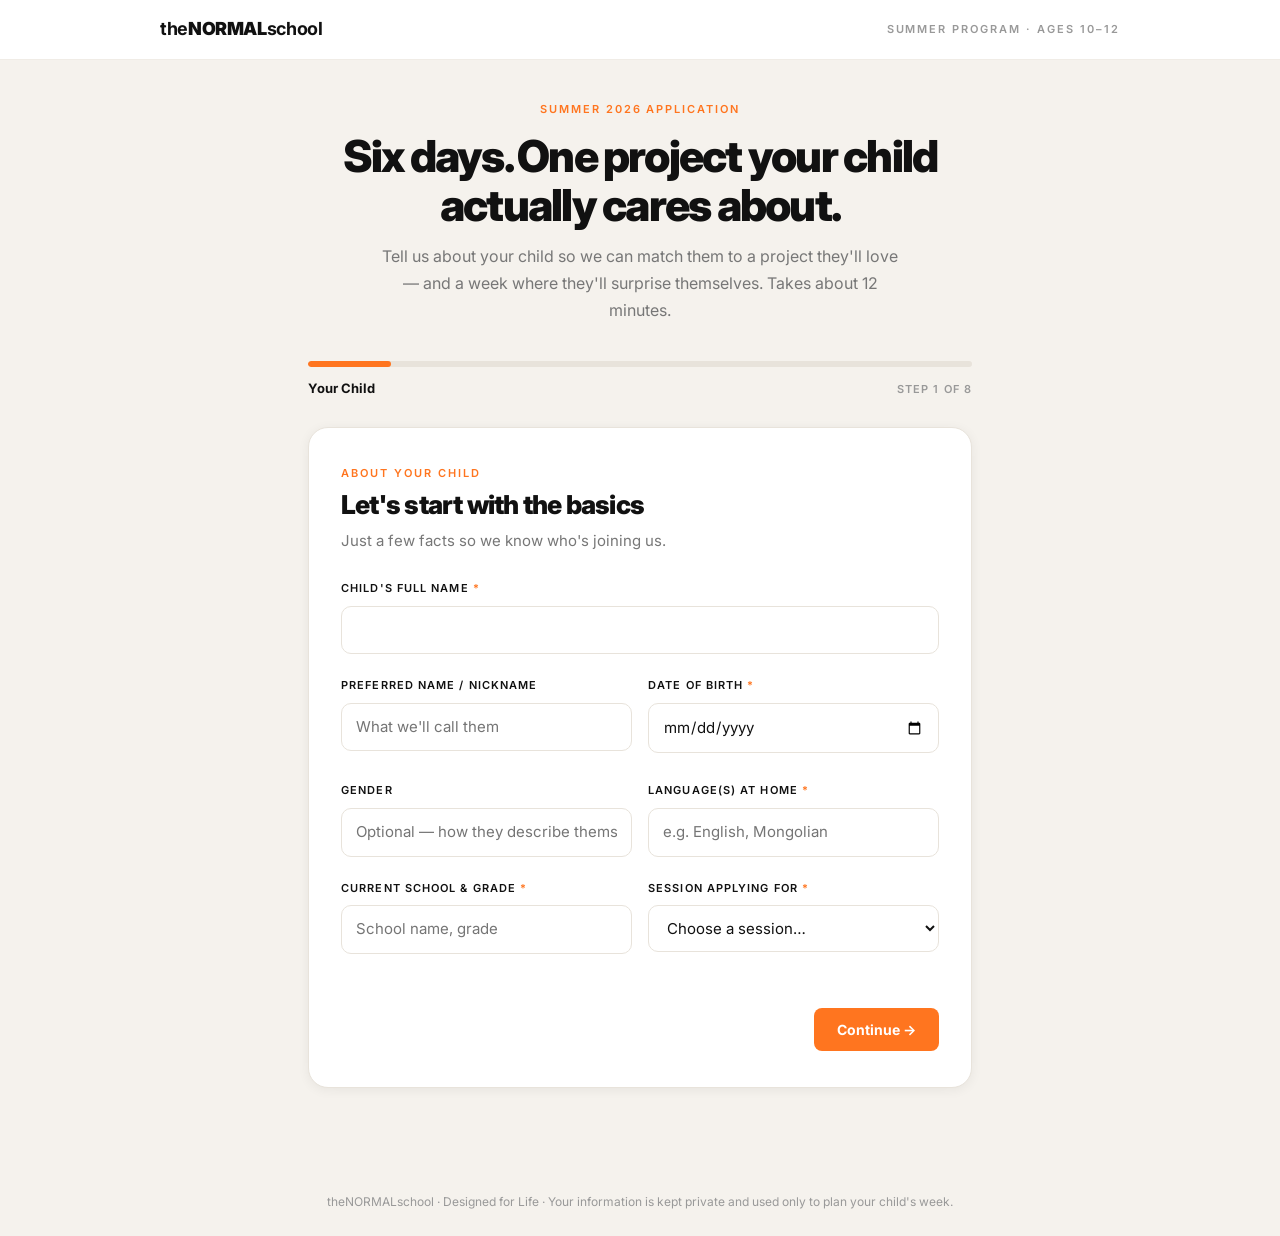
<file: 06-Tools/summer-application/index.html>
<!DOCTYPE html>
<html lang="en">
<head>
<meta charset="UTF-8" />
<meta name="viewport" content="width=device-width, initial-scale=1.0" />
<title>Summer Program Application — theNORMALschool</title>
<link rel="preconnect" href="https://fonts.googleapis.com" />
<link rel="preconnect" href="https://fonts.gstatic.com" crossorigin />
<link href="https://fonts.googleapis.com/css2?family=Inter:wght@400;500;600;700;850;900&display=swap" rel="stylesheet" />
<style>
  :root {
    --orange: #ff751f;
    --navy: #111111;
    --body: #777777;
    --muted: #999999;
    --cream: #f5f2ed;
    --border: #e8e3db;
    --ui: #555555;
    --white: #ffffff;
    --shadow: rgba(0, 0, 0, 0.06) 0px 2px 12px;
    --radius-card: 20px;
    --radius-btn: 8px;
  }

  * { box-sizing: border-box; margin: 0; padding: 0; }

  body {
    font-family: 'Inter', -apple-system, system-ui, sans-serif;
    background: var(--cream);
    color: var(--body);
    font-size: 16px;
    line-height: 1.7;
    -webkit-font-smoothing: antialiased;
  }

  /* ---------- Header ---------- */
  header {
    position: sticky; top: 0; z-index: 50;
    background: rgba(255, 255, 255, 0.97);
    backdrop-filter: blur(10px);
    border-bottom: 1px solid #f0ece6;
    padding: 14px 28px;
  }
  .header-inner {
    max-width: 960px; margin: 0 auto;
    display: flex; align-items: center; justify-content: space-between;
  }
  .wordmark {
    font-weight: 700; font-size: 18px; color: var(--navy);
    letter-spacing: -0.02em; text-decoration: none;
  }
  .wordmark b { font-weight: 900; }
  .header-tag {
    font-weight: 600; font-size: 11px; text-transform: uppercase;
    letter-spacing: 0.18em; color: var(--muted);
  }

  /* ---------- Layout ---------- */
  .wrap { max-width: 720px; margin: 0 auto; padding: 40px 28px 80px; }

  .hero { text-align: center; margin-bottom: 36px; }
  .hero .eyebrow {
    font-weight: 600; font-size: 11px; text-transform: uppercase;
    letter-spacing: 0.18em; color: var(--orange); margin-bottom: 14px;
  }
  .hero h1 {
    font-weight: 850; color: var(--navy);
    font-size: clamp(28px, 5.5vw, 44px);
    letter-spacing: -0.04em; line-height: 1.1; margin-bottom: 14px;
  }
  .hero p { max-width: 520px; margin: 0 auto; }

  /* ---------- Progress ---------- */
  .progress { margin-bottom: 28px; }
  .progress-bar {
    height: 6px; background: var(--border); border-radius: 999px; overflow: hidden;
  }
  .progress-fill {
    height: 100%; background: var(--orange); width: 12.5%;
    border-radius: 999px; transition: width 0.35s ease;
  }
  .progress-meta {
    display: flex; justify-content: space-between; align-items: baseline;
    margin-top: 10px;
  }
  .progress-meta .step-label {
    font-weight: 700; font-size: 13px; color: var(--navy);
  }
  .progress-meta .step-count {
    font-weight: 600; font-size: 11px; text-transform: uppercase;
    letter-spacing: 0.1em; color: var(--muted);
  }

  /* ---------- Card / Step ---------- */
  .card {
    background: var(--white); border: 1px solid var(--border);
    border-radius: var(--radius-card); box-shadow: var(--shadow);
    padding: 36px 32px;
  }
  .step { display: none; }
  .step.active { display: block; animation: fade 0.3s ease; }
  @keyframes fade { from { opacity: 0; transform: translateY(6px); } to { opacity: 1; transform: none; } }

  .step-head { margin-bottom: 26px; }
  .step-head .kicker {
    font-weight: 600; font-size: 11px; text-transform: uppercase;
    letter-spacing: 0.18em; color: var(--orange); margin-bottom: 8px;
  }
  .step-head h2 {
    font-weight: 850; color: var(--navy); font-size: 26px;
    letter-spacing: -0.03em; line-height: 1.12; margin-bottom: 8px;
  }
  .step-head p { font-size: 15px; }

  .reassure {
    background: var(--cream); border-radius: 12px; padding: 14px 16px;
    font-size: 14px; margin-bottom: 24px; color: var(--ui);
  }
  .reassure b { color: var(--navy); font-weight: 600; }

  /* ---------- Fields ---------- */
  .field { margin-bottom: 22px; }
  .field > label, .field > .field-label {
    display: block; font-weight: 600; font-size: 11px;
    text-transform: uppercase; letter-spacing: 0.1em;
    color: var(--navy); margin-bottom: 8px;
  }
  .field .hint {
    font-size: 13px; color: var(--muted); font-weight: 400;
    text-transform: none; letter-spacing: 0; margin-top: 2px; margin-bottom: 8px;
    line-height: 1.5;
  }
  .req { color: var(--orange); }

  input[type="text"], input[type="email"], input[type="tel"],
  input[type="date"], select, textarea {
    width: 100%; font-family: inherit; font-size: 15px; color: var(--navy);
    background: var(--white); border: 1px solid var(--border);
    border-radius: 10px; padding: 12px 14px; line-height: 1.5;
    transition: border-color 0.15s ease, box-shadow 0.15s ease;
  }
  textarea { resize: vertical; min-height: 90px; }
  input:focus, select:focus, textarea:focus {
    outline: none; border-color: var(--orange);
    box-shadow: 0 0 0 3px rgba(255, 117, 31, 0.12);
  }
  input.invalid, select.invalid, textarea.invalid { border-color: #e5484d; }
  .err-msg { color: #c4373b; font-size: 13px; margin-top: 6px; display: none; }
  .err-msg.show { display: block; }

  .row { display: flex; gap: 16px; }
  .row .field { flex: 1; }
  @media (max-width: 560px) { .row { flex-direction: column; gap: 0; } }

  .auto-age {
    font-weight: 700; color: var(--orange); font-size: 14px; margin-top: 6px;
  }

  /* ---------- Chips (multi-select) ---------- */
  .chips { display: flex; flex-wrap: wrap; gap: 8px; }
  .chip {
    border: 1px solid var(--border); background: var(--white);
    border-radius: 999px; padding: 8px 15px; font-size: 14px; font-weight: 500;
    color: var(--ui); cursor: pointer; user-select: none;
    transition: all 0.15s ease;
  }
  .chip:hover { border-color: var(--orange); color: var(--navy); }
  .chip.on {
    background: var(--orange); border-color: var(--orange);
    color: var(--white); font-weight: 600;
  }

  /* ---------- Option cards (single-select) ---------- */
  .options { display: flex; flex-direction: column; gap: 10px; }
  .opt {
    display: flex; align-items: flex-start; gap: 12px;
    border: 1px solid var(--border); background: var(--white);
    border-radius: 12px; padding: 14px 16px; cursor: pointer;
    transition: all 0.15s ease;
  }
  .opt:hover { border-color: var(--orange); }
  .opt.on { border-color: var(--orange); background: rgba(255, 117, 31, 0.05); }
  .opt .dot {
    flex: 0 0 18px; width: 18px; height: 18px; border-radius: 999px;
    border: 2px solid var(--border); margin-top: 3px; position: relative;
    transition: border-color 0.15s ease;
  }
  .opt.on .dot { border-color: var(--orange); }
  .opt.on .dot::after {
    content: ''; position: absolute; inset: 3px; border-radius: 999px;
    background: var(--orange);
  }
  .opt .opt-text { font-size: 15px; color: var(--navy); font-weight: 500; }

  .opt-grid { display: grid; grid-template-columns: 1fr 1fr; gap: 10px; }
  @media (max-width: 560px) { .opt-grid { grid-template-columns: 1fr; } }

  /* ---------- Checkbox ---------- */
  .check {
    display: flex; align-items: flex-start; gap: 12px; cursor: pointer;
    font-size: 14px; color: var(--ui); margin-bottom: 14px; line-height: 1.5;
  }
  .check input { margin-top: 4px; width: 18px; height: 18px; accent-color: var(--orange); flex: 0 0 auto; }

  /* ---------- Nav buttons ---------- */
  .nav-btns {
    display: flex; justify-content: space-between; align-items: center;
    margin-top: 32px; gap: 12px;
  }
  .btn {
    font-family: inherit; font-weight: 700; font-size: 14px;
    border-radius: var(--radius-btn); padding: 12px 22px; cursor: pointer;
    border: 1px solid transparent; transition: opacity 0.15s ease, background 0.15s ease;
  }
  .btn-primary { background: var(--orange); color: var(--white); }
  .btn-primary:hover { opacity: 0.9; }
  .btn-ghost { background: transparent; color: var(--ui); border-color: var(--border); }
  .btn-ghost:hover { border-color: var(--ui); }
  .btn:disabled { opacity: 0.4; cursor: not-allowed; }
  .btn.hidden { visibility: hidden; }

  /* ---------- Success ---------- */
  .success { text-align: center; padding: 20px 0; }
  .success .mark {
    width: 64px; height: 64px; border-radius: 999px; background: var(--orange);
    color: white; font-size: 32px; display: flex; align-items: center; justify-content: center;
    margin: 0 auto 20px;
  }
  .success h2 { font-weight: 850; color: var(--navy); font-size: 28px; letter-spacing: -0.03em; margin-bottom: 12px; }
  .success p { max-width: 460px; margin: 0 auto 10px; }
  .dl-row { display: flex; gap: 12px; justify-content: center; flex-wrap: wrap; margin-top: 22px; }

  footer {
    text-align: center; font-size: 12px; color: var(--muted);
    padding: 24px; max-width: 720px; margin: 0 auto;
  }
</style>
</head>
<body>

<header>
  <div class="header-inner">
    <a href="#" class="wordmark">the<b>NORMAL</b>school</a>
    <span class="header-tag">Summer Program · Ages 10–12</span>
  </div>
</header>

<div class="wrap">
  <div class="hero">
    <div class="eyebrow">Summer 2026 Application</div>
    <h1>Six days. One project your child actually cares about.</h1>
    <p>Tell us about your child so we can match them to a project they'll love — and a week where they'll surprise themselves. Takes about 12 minutes.</p>
  </div>

  <div class="progress">
    <div class="progress-bar"><div class="progress-fill" id="progressFill"></div></div>
    <div class="progress-meta">
      <span class="step-label" id="stepLabel">Your Child</span>
      <span class="step-count" id="stepCount">Step 1 of 8</span>
    </div>
  </div>

  <form id="appForm" novalidate>
    <div class="card">

      <!-- ===== STEP 1: CHILD BASIC INFO (Section A) ===== -->
      <section class="step active" data-step="1" data-label="Your Child">
        <div class="step-head">
          <div class="kicker">About your child</div>
          <h2>Let's start with the basics</h2>
          <p>Just a few facts so we know who's joining us.</p>
        </div>

        <div class="field">
          <label>Child's full name <span class="req">*</span></label>
          <input type="text" name="childName" data-required />
          <div class="err-msg">Please enter your child's name.</div>
        </div>

        <div class="row">
          <div class="field">
            <label>Preferred name / nickname</label>
            <input type="text" name="preferredName" placeholder="What we'll call them" />
          </div>
          <div class="field">
            <label>Date of birth <span class="req">*</span></label>
            <input type="date" name="dob" id="dob" data-required />
            <div class="auto-age" id="ageOut"></div>
            <div class="err-msg">Please enter a date of birth.</div>
          </div>
        </div>

        <div class="row">
          <div class="field">
            <label>Gender</label>
            <input type="text" name="gender" placeholder="Optional — how they describe themselves" />
          </div>
          <div class="field">
            <label>Language(s) at home <span class="req">*</span></label>
            <input type="text" name="homeLanguage" data-required placeholder="e.g. English, Mongolian" />
            <div class="err-msg">Please tell us the home language.</div>
          </div>
        </div>

        <div class="row">
          <div class="field">
            <label>Current school &amp; grade <span class="req">*</span></label>
            <input type="text" name="school" data-required placeholder="School name, grade" />
            <div class="err-msg">Please enter school and grade.</div>
          </div>
          <div class="field">
            <label>Session applying for <span class="req">*</span></label>
            <select name="session" data-required>
              <option value="">Choose a session…</option>
              <option>Session A — June 2026</option>
              <option>Session B — July 2026</option>
              <option>Session C — August 2026</option>
              <option>Not sure yet</option>
            </select>
            <div class="err-msg">Please choose a session.</div>
          </div>
        </div>
      </section>

      <!-- ===== STEP 2: PARENT INFO (Section B) ===== -->
      <section class="step" data-step="2" data-label="Parent & Contact">
        <div class="step-head">
          <div class="kicker">Parent &amp; contact</div>
          <h2>How we reach you</h2>
          <p>Your details for everything from confirmation to Saturday's showcase.</p>
        </div>

        <div class="row">
          <div class="field">
            <label>Your full name <span class="req">*</span></label>
            <input type="text" name="parentName" data-required />
            <div class="err-msg">Please enter your name.</div>
          </div>
          <div class="field">
            <label>Relationship to child <span class="req">*</span></label>
            <select name="relationship" data-required>
              <option value="">Choose…</option>
              <option>Mother</option><option>Father</option>
              <option>Guardian</option><option>Grandparent</option><option>Other</option>
            </select>
            <div class="err-msg">Please choose a relationship.</div>
          </div>
        </div>

        <div class="row">
          <div class="field">
            <label>Email <span class="req">*</span></label>
            <input type="email" name="email" data-required />
            <div class="err-msg">Please enter a valid email.</div>
          </div>
          <div class="field">
            <label>Mobile phone <span class="req">*</span></label>
            <input type="tel" name="phone" data-required />
            <div class="err-msg">Please enter a phone number.</div>
          </div>
        </div>

        <div class="row">
          <div class="field">
            <label>Emergency contact name <span class="req">*</span></label>
            <input type="text" name="emergencyName" data-required />
            <div class="err-msg">Please enter an emergency contact.</div>
          </div>
          <div class="field">
            <label>Emergency contact phone <span class="req">*</span></label>
            <input type="tel" name="emergencyPhone" data-required />
            <div class="err-msg">Please enter a phone number.</div>
          </div>
        </div>

        <div class="field">
          <label>Authorized pickup person(s)</label>
          <input type="text" name="pickup" placeholder="Anyone else allowed to collect your child" />
        </div>

        <div class="field">
          <label>How did you hear about us?</label>
          <select name="referral">
            <option value="">Choose…</option>
            <option>Instagram</option><option>A friend / family</option>
            <option>School / teacher</option><option>Web search</option>
            <option>Event</option><option>Other</option>
          </select>
        </div>
      </section>

      <!-- ===== STEP 3: ELEMENT LAYER 1 (Section C) ===== -->
      <section class="step" data-step="3" data-label="What Lights Them Up">
        <div class="step-head">
          <div class="kicker">What lights your child up</div>
          <h2>The things that come easily — and the things they love</h2>
          <p>Be specific and concrete. Not "good at art" — but "draws machines and how they connect."</p>
        </div>
        <div class="reassure">
          These two are different on purpose. <b>What comes easily</b> and <b>what they love</b> aren't always the same thing — and both matter. Tell us what you actually see, not what you hope.
        </div>

        <div class="field">
          <label>What comes unusually easily? <span class="req">*</span></label>
          <div class="hint">1–2 specific things your child picks up faster or does with more ease than you'd expect for their age. What exactly do they do, and how do you know it comes easily?</div>
          <textarea name="aptitude" data-required></textarea>
          <div class="err-msg">Please describe at least one thing.</div>
        </div>

        <div class="field">
          <label>What do they return to without being asked? <span class="req">*</span></label>
          <div class="hint">What does your child do voluntarily, repeatedly, with no reward and no prompting? When did you last see them do it?</div>
          <textarea name="passion" data-required></textarea>
          <div class="err-msg">Please describe at least one thing.</div>
        </div>

        <div class="field">
          <label>When do they lose track of time? <span class="req">*</span></label>
          <div class="hint">Is there an activity where they resist stopping, forget meals, or have to be called several times?</div>
          <textarea name="flow" data-required></textarea>
          <div class="err-msg">Please tell us about this.</div>
        </div>

        <div class="field">
          <label>The free-afternoon check</label>
          <div class="hint">On a free afternoon — nothing scheduled, screens not the default — what does your child actually end up doing?</div>
          <textarea name="freeChoice"></textarea>
        </div>
      </section>

      <!-- ===== STEP 4: ELEMENT LAYER 2 (Section D) ===== -->
      <section class="step" data-step="4" data-label="Reading Your Child">
        <div class="step-head">
          <div class="kicker">Reading your child</div>
          <h2>A little more context</h2>
          <p>This helps us read your child accurately — and avoid misreading them.</p>
        </div>

        <div class="field">
          <label>When something is hard, what do they actually do? <span class="req">*</span></label>
          <div class="hint">When they get a poor result or hit something difficult — what happens? Give a recent example.</div>
          <textarea name="attitude" data-required></textarea>
          <div class="err-msg">Please share a recent example.</div>
        </div>

        <div class="field">
          <div class="field-label">What has your child had real access to?</div>
          <div class="hint">Tap everything they've had genuine hands-on access to.</div>
          <div class="chips" data-chips="opportunity">
            <span class="chip">Camera / video</span>
            <span class="chip">Computer / coding</span>
            <span class="chip">Art materials</span>
            <span class="chip">Musical instruments</span>
            <span class="chip">Sports / athletics</span>
            <span class="chip">Kitchen / cooking</span>
            <span class="chip">Building / tools</span>
            <span class="chip">Animals / nature</span>
            <span class="chip">Performing / stage</span>
          </div>
        </div>

        <div class="field">
          <label>Anything they've wanted to try but never had the chance to?</label>
          <input type="text" name="opportunityGap" placeholder="Optional" />
        </div>

        <div class="field">
          <div class="field-label">Where do you see real spark? <span class="req">*</span></div>
          <div class="hint">Tap any area where you see genuine energy — it's fine to pick several.</div>
          <div class="chips" data-chips="breadth" data-required>
            <span class="chip">Building / mechanical</span>
            <span class="chip">Visual / art</span>
            <span class="chip">Words / story</span>
            <span class="chip">Numbers / patterns</span>
            <span class="chip">Social / people</span>
            <span class="chip">Performing</span>
            <span class="chip">Physical / movement</span>
            <span class="chip">Nature / science</span>
          </div>
          <div class="err-msg">Please select at least one.</div>
        </div>

        <div class="field">
          <label>Who do they light up around?</label>
          <div class="hint">Any group or person your child comes alive with — or an interest they pursue harder with certain people?</div>
          <textarea name="tribe"></textarea>
        </div>

        <div class="field">
          <label>Anything they've dropped, hidden, or been steered away from?</label>
          <div class="hint">Something they used to love and stopped, or hide, or were told wasn't for them. What happened?</div>
          <textarea name="suppression"></textarea>
        </div>

        <div class="field">
          <label>When are they most alert — and most drained?</label>
          <div class="hint">Roughly when in a normal day is your child most engaged, and when do they run flat?</div>
          <input type="text" name="energy" placeholder="e.g. Sluggish mornings, comes alive after 4pm" />
        </div>
      </section>

      <!-- ===== STEP 5: MIAP PRE-DIAGNOSIS (Section E) ===== -->
      <section class="step" data-step="5" data-label="How They Work">
        <div class="step-head">
          <div class="kicker">How they work</div>
          <h2>A few more about how they tick</h2>
          <p>There are no right answers here — honest beats impressive every time.</p>
        </div>

        <div class="field">
          <label>Genuinely into it vs. just going along <span class="req">*</span></label>
          <div class="hint">Can you tell the difference between when your child is really into something and when they're just complying? Describe a moment of each.</div>
          <textarea name="miapMotivation" data-required></textarea>
          <div class="err-msg">Please share an example.</div>
        </div>

        <div class="field">
          <label>How do they describe themselves?</label>
          <div class="hint">In their own words, how does your child describe what they're good at or who they are? (If they wouldn't, just say so.)</div>
          <textarea name="miapIdentity"></textarea>
        </div>

        <div class="field">
          <label>When they hit an obstacle and you're not there <span class="req">*</span></label>
          <div class="hint">What happens when your child runs into a problem and no adult is around to help?</div>
          <textarea name="miapAgency" data-required></textarea>
          <div class="err-msg">Please tell us what happens.</div>
        </div>

        <div class="field">
          <label>Have they ever cared that something was useful to someone else?</label>
          <div class="hint">Not just fun for them — actually useful to another person. An example, if there is one.</div>
          <textarea name="miapPurpose"></textarea>
        </div>
      </section>

      <!-- ===== STEP 6: PERSONALIZATION — CHILD'S SECTION (Section F) ===== -->
      <section class="step" data-step="6" data-label="Just for You">
        <div class="step-head">
          <div class="kicker">Now — over to <span id="childKicker">your child</span></div>
          <h2>This part is just for <span id="childName1">you</span></h2>
          <p>Hey! These questions are for you — the kid joining us. There are zero wrong answers. Just say what's true.</p>
        </div>
        <div class="reassure">
          <b>Parents:</b> let your child answer this part in their own words — you can type for them, but the answers should be theirs.
        </div>

        <div class="field">
          <div class="field-label">What are you really into right now? <span class="req">*</span></div>
          <div class="hint">Tap everything that's you.</div>
          <div class="chips" data-chips="interests" data-required>
            <span class="chip">Gaming</span><span class="chip">Drawing</span><span class="chip">Sports</span>
            <span class="chip">Music</span><span class="chip">Coding</span><span class="chip">Animals</span>
            <span class="chip">Cooking</span><span class="chip">Building stuff</span><span class="chip">Reading</span>
            <span class="chip">Science</span><span class="chip">Dance</span><span class="chip">Film / video</span>
            <span class="chip">Fashion</span><span class="chip">Cars</span><span class="chip">Space</span>
          </div>
          <div class="err-msg">Pick at least one!</div>
        </div>

        <div class="field">
          <label>What do you do for fun on weekends or after school?</label>
          <textarea name="funTime"></textarea>
        </div>

        <div class="field">
          <label>Something you made that you were proud of <span class="req">*</span></label>
          <div class="hint">A video, a Minecraft build, a comic, a recipe, a fort — anything. What was the best part of making it?</div>
          <textarea name="proudMaking" data-required></textarea>
          <div class="err-msg">Tell us about one thing you made!</div>
        </div>

        <div class="row">
          <div class="field">
            <label>Favorite YouTube channel(s) or creators</label>
            <input type="text" name="favYoutube" />
          </div>
          <div class="field">
            <label>Favorite game(s)</label>
            <input type="text" name="favGame" />
          </div>
        </div>

        <div class="row">
          <div class="field">
            <label>Favorite book, comic, or show</label>
            <input type="text" name="favBook" />
          </div>
          <div class="field">
            <label>Someone who's really cool at what they do</label>
            <input type="text" name="hero" placeholder="A creator, athlete, scientist, anyone" />
          </div>
        </div>

        <div class="field">
          <label>If you could spend a whole week making ONE thing, what would it be?</label>
          <textarea name="makeAnything"></textarea>
        </div>

        <div class="field">
          <div class="field-label">Pick the one that sounds most fun <span class="req">*</span></div>
          <div class="options" data-radio="dreamProject" data-required>
            <label class="opt"><span class="dot"></span><span class="opt-text">Be on camera, telling a story people actually watch</span></label>
            <label class="opt"><span class="dot"></span><span class="opt-text">Film and edit a video until it's exactly right</span></label>
            <label class="opt"><span class="dot"></span><span class="opt-text">Invent the rules of a game and decide how it works</span></label>
            <label class="opt"><span class="dot"></span><span class="opt-text">Build a game's world, characters, and look</span></label>
            <label class="opt"><span class="dot"></span><span class="opt-text">Cook something people line up to buy</span></label>
            <label class="opt"><span class="dot"></span><span class="opt-text">Fix a real problem in your neighborhood</span></label>
            <label class="opt"><span class="dot"></span><span class="opt-text">Build a tool that explains something cool</span></label>
          </div>
          <div class="err-msg">Pick the one that sounds most fun!</div>
        </div>

        <div class="field">
          <div class="field-label">What kind of stuff do you care about?</div>
          <div class="chips" data-chips="values">
            <span class="chip">Helping people</span><span class="chip">Animals</span><span class="chip">The planet</span>
            <span class="chip">Fairness</span><span class="chip">Building things that work</span>
            <span class="chip">Making people laugh</span><span class="chip">Winning / competing</span>
            <span class="chip">How things work</span><span class="chip">Making beautiful things</span>
          </div>
        </div>

        <div class="field">
          <div class="field-label">Do you like working with a team or on your own? <span class="req">*</span></div>
          <div class="options opt-grid" data-radio="teamSolo" data-required>
            <label class="opt"><span class="dot"></span><span class="opt-text">With a team</span></label>
            <label class="opt"><span class="dot"></span><span class="opt-text">On my own</span></label>
            <label class="opt"><span class="dot"></span><span class="opt-text">Depends on the day</span></label>
          </div>
          <div class="err-msg">Pick one!</div>
        </div>

        <div class="field">
          <label>When you work with other people, what part do you grab first?</label>
          <input type="text" name="teamRole" />
        </div>
      </section>

      <!-- ===== STEP 7: WELLBEING, SOCIAL & LOGISTICS (Section G) ===== -->
      <section class="step" data-step="7" data-label="Wellbeing & Logistics">
        <div class="step-head">
          <div class="kicker">So we can support your child well</div>
          <h2>A few things that help us care for them</h2>
          <p>This stays with our team. The more specific you are, the better we can show up for your child.</p>
        </div>

        <div class="field">
          <label>How does your child handle frustration, specifically? <span class="req">*</span></label>
          <div class="hint">Not challenge in general — what does frustration actually look like for your child, and what helps?</div>
          <textarea name="frustration" data-required></textarea>
          <div class="err-msg">Please tell us about this.</div>
        </div>

        <div class="field">
          <label>Any conditions, sensitivities, or accommodations we should know about?</label>
          <textarea name="accommodations" placeholder="Diagnosed conditions, sensory sensitivities, learning accommodations…"></textarea>
        </div>

        <div class="field">
          <label>Any significant recent life events?</label>
          <input type="text" name="lifeEvents" placeholder="Loss, family change, school move — optional" />
        </div>

        <div class="field">
          <label>What does anxiety or feeling overwhelmed look like for them?</label>
          <div class="hint">If it applies — so we recognize it early and respond well.</div>
          <textarea name="anxiety"></textarea>
        </div>

        <div class="field">
          <label>Allergies, dietary restrictions, or medical notes <span class="req">*</span></label>
          <div class="hint">Important for our Food Business project and snacks. Write "None" if none apply.</div>
          <textarea name="medical" data-required></textarea>
          <div class="err-msg">Please tell us, or write "None".</div>
        </div>

        <div class="field">
          <label>Does your child know anyone else enrolling?</label>
          <input type="text" name="knowsOthers" placeholder="Names, if any" />
        </div>

        <div class="row">
          <div class="field">
            <label>How do they handle disagreement with peers?</label>
            <input type="text" name="disagreement" />
          </div>
          <div class="field">
            <label>In a group, are they more comfortable…</label>
            <select name="groupRole">
              <option value="">Choose…</option>
              <option>Leading</option><option>Contributing</option><option>Following</option>
              <option>It varies</option>
            </select>
          </div>
        </div>

        <div class="field">
          <label>Any peer conflicts we should avoid?</label>
          <input type="text" name="conflicts" placeholder="Optional" />
        </div>

        <div class="field">
          <label>What do you hope your child gets from this week? <span class="req">*</span></label>
          <textarea name="hopes" data-required></textarea>
          <div class="err-msg">We'd love to hear this.</div>
        </div>

        <div class="field">
          <label>What have well-meaning adults gotten <em>wrong</em> about your child?</label>
          <div class="hint">This genuinely helps us see them clearly.</div>
          <textarea name="adultsWrong"></textarea>
        </div>

        <div class="row">
          <div class="field">
            <label>Does your child plan first, or dive in?</label>
            <select name="planStyle">
              <option value="">Choose…</option>
              <option>Plans before starting</option>
              <option>Dives in and figures it out</option>
              <option>A mix of both</option>
            </select>
          </div>
          <div class="field">
            <label>Do they do better with…</label>
            <select name="structureStyle">
              <option value="">Choose…</option>
              <option>Clear structure</option>
              <option>Open space</option>
              <option>Somewhere in between</option>
            </select>
          </div>
        </div>

        <div class="field">
          <label>T-shirt size</label>
          <select name="shirt">
            <option value="">Choose…</option>
            <option>Youth S</option><option>Youth M</option><option>Youth L</option>
            <option>Adult S</option><option>Adult M</option>
          </select>
        </div>

        <div class="field">
          <label>Anything else you'd like us to know?</label>
          <textarea name="anythingElse"></textarea>
        </div>
      </section>

      <!-- ===== STEP 8: CONSENT (Section H) ===== -->
      <section class="step" data-step="8" data-label="Consent & Submit">
        <div class="step-head">
          <div class="kicker">Almost done</div>
          <h2>A couple of confirmations</h2>
          <p>Then you're all set.</p>
        </div>

        <label class="check">
          <input type="checkbox" name="ownWords" data-required-check />
          <span>I confirm my child's answers above are in their own words.</span>
        </label>

        <label class="check">
          <input type="checkbox" name="userTesting" data-required-check />
          <span>I give permission for my child's project to be tested with real users during the week (Wednesday feedback day).</span>
        </label>

        <label class="check">
          <input type="checkbox" name="mediaConsent" data-required-check />
          <span>I consent to photos/video of the showcase being used for program records and marketing.</span>
        </label>

        <label class="check">
          <input type="checkbox" name="terms" data-required-check />
          <span>I agree to the program terms and liability waiver.</span>
        </label>
        <div class="err-msg" id="consentErr">Please confirm all four to submit.</div>

        <div class="field" style="margin-top:20px;">
          <label>Parent signature (type your full name) <span class="req">*</span></label>
          <input type="text" name="signature" data-required />
          <div class="err-msg">Please type your full name.</div>
        </div>

        <div class="reassure" style="margin-bottom:0;">
          When you submit, your application downloads as a file to your device. <b>Please email it to us at apply@thenormalschool.com</b> (or it'll be collected automatically once our portal is live).
        </div>
      </section>

      <!-- ===== SUCCESS ===== -->
      <section class="step" data-step="9" data-label="Submitted">
        <div class="success">
          <div class="mark">✓</div>
          <h2>Thank you — application ready!</h2>
          <p>We've put together everything you told us about <strong id="childName2">your child</strong>. Your application file has downloaded.</p>
          <p style="font-size:14px;color:var(--muted);">Please email the downloaded file to <strong>apply@thenormalschool.com</strong>. We'll be in touch within a few days.</p>
          <div class="dl-row">
            <button type="button" class="btn btn-primary" id="redownload">Download again →</button>
          </div>
        </div>
      </section>

      <!-- ===== NAV ===== -->
      <div class="nav-btns" id="navBtns">
        <button type="button" class="btn btn-ghost hidden" id="backBtn">← Back</button>
        <button type="button" class="btn btn-primary" id="nextBtn">Continue →</button>
      </div>

    </div>
  </form>
</div>

<footer>
  theNORMALschool · Designed for Life · Your information is kept private and used only to plan your child's week.
</footer>

<script>
(function () {
  var form = document.getElementById('appForm');
  var steps = Array.prototype.slice.call(form.querySelectorAll('.step'));
  var TOTAL = 8; // input steps (9 = success)
  var current = 1;

  var fill = document.getElementById('progressFill');
  var stepLabel = document.getElementById('stepLabel');
  var stepCount = document.getElementById('stepCount');
  var backBtn = document.getElementById('backBtn');
  var nextBtn = document.getElementById('nextBtn');
  var navBtns = document.getElementById('navBtns');

  // ---------- Age calc ----------
  var dob = document.getElementById('dob');
  var ageOut = document.getElementById('ageOut');
  dob.addEventListener('change', function () {
    if (!dob.value) { ageOut.textContent = ''; return; }
    var d = new Date(dob.value);
    var ref = new Date('2026-06-01'); // program reference
    var age = ref.getFullYear() - d.getFullYear();
    var m = ref.getMonth() - d.getMonth();
    if (m < 0 || (m === 0 && ref.getDate() < d.getDate())) age--;
    if (isNaN(age)) { ageOut.textContent = ''; return; }
    var note = (age < 10 || age > 12) ? ' — note: program is designed for ages 10–12' : '';
    ageOut.textContent = 'Age at program start: ' + age + note;
  });

  // ---------- Chips ----------
  form.querySelectorAll('[data-chips]').forEach(function (group) {
    group.querySelectorAll('.chip').forEach(function (chip) {
      chip.addEventListener('click', function () {
        chip.classList.toggle('on');
        clearGroupError(group);
      });
    });
  });

  // ---------- Radio options ----------
  form.querySelectorAll('[data-radio]').forEach(function (group) {
    group.querySelectorAll('.opt').forEach(function (opt) {
      opt.addEventListener('click', function () {
        group.querySelectorAll('.opt').forEach(function (o) { o.classList.remove('on'); });
        opt.classList.add('on');
        clearGroupError(group);
      });
    });
  });

  function clearGroupError(group) {
    var err = group.parentElement.querySelector('.err-msg');
    if (err) err.classList.remove('show');
  }

  // ---------- Personalize child's name into Step 6 ----------
  function syncChildName() {
    var n = (form.childName.value || '').trim();
    var preferred = (form.preferredName.value || '').trim();
    var display = preferred || (n ? n.split(' ')[0] : '');
    document.getElementById('childName1').textContent = display || 'you';
    document.getElementById('childKicker').textContent = display || 'your child';
    document.getElementById('childName2').textContent = display || 'your child';
  }

  // ---------- Validation ----------
  function validateStep(stepEl) {
    var ok = true;

    // text/select/textarea required
    stepEl.querySelectorAll('[data-required]').forEach(function (input) {
      if (input.tagName === 'DIV') return; // chip & radio groups handled in their own loops below
      var val = (input.value || '').trim();
      var valid = val.length > 0;
      if (input.type === 'email' && valid) {
        valid = /^[^\s@]+@[^\s@]+\.[^\s@]+$/.test(val);
      }
      toggleErr(input, valid);
      if (!valid) ok = false;
    });

    // required chip groups
    stepEl.querySelectorAll('[data-chips][data-required]').forEach(function (group) {
      var picked = group.querySelectorAll('.chip.on').length > 0;
      var err = group.parentElement.querySelector('.err-msg');
      if (err) err.classList.toggle('show', !picked);
      if (!picked) ok = false;
    });

    // required radio groups
    stepEl.querySelectorAll('[data-radio][data-required]').forEach(function (group) {
      var picked = group.querySelectorAll('.opt.on').length > 0;
      var err = group.parentElement.querySelector('.err-msg');
      if (err) err.classList.toggle('show', !picked);
      if (!picked) ok = false;
    });

    // required checkboxes (consent)
    var checks = stepEl.querySelectorAll('[data-required-check]');
    if (checks.length) {
      var allChecked = Array.prototype.every.call(checks, function (c) { return c.checked; });
      var cErr = document.getElementById('consentErr');
      if (cErr) cErr.classList.toggle('show', !allChecked);
      if (!allChecked) ok = false;
    }

    return ok;
  }

  function toggleErr(input, valid) {
    input.classList.toggle('invalid', !valid);
    var field = input.closest('.field');
    if (!field) return;
    var err = field.querySelector('.err-msg');
    if (err) err.classList.toggle('show', !valid);
  }

  // clear errors as the user types
  form.addEventListener('input', function (e) {
    if (e.target.classList && e.target.classList.contains('invalid')) {
      toggleErr(e.target, true);
    }
  });

  // ---------- Navigation ----------
  function show(step) {
    steps.forEach(function (s) { s.classList.toggle('active', +s.dataset.step === step); });
    current = step;

    if (step > TOTAL) {
      // success screen
      navBtns.style.display = 'none';
      fill.style.width = '100%';
      stepLabel.textContent = 'Submitted';
      stepCount.textContent = 'Complete';
      window.scrollTo({ top: 0, behavior: 'smooth' });
      return;
    }

    navBtns.style.display = 'flex';
    fill.style.width = (step / TOTAL * 100) + '%';
    var el = steps.find(function (s) { return +s.dataset.step === step; });
    stepLabel.textContent = el.dataset.label;
    stepCount.textContent = 'Step ' + step + ' of ' + TOTAL;

    backBtn.classList.toggle('hidden', step === 1);
    nextBtn.textContent = (step === TOTAL) ? 'Submit application →' : 'Continue →';

    if (step === 6) syncChildName();
    window.scrollTo({ top: 0, behavior: 'smooth' });
  }

  nextBtn.addEventListener('click', function () {
    var el = steps.find(function (s) { return +s.dataset.step === current; });
    if (!validateStep(el)) {
      var firstErr = el.querySelector('.invalid, .err-msg.show');
      if (firstErr) firstErr.scrollIntoView({ behavior: 'smooth', block: 'center' });
      return;
    }
    if (current === TOTAL) {
      submitForm();
    } else {
      show(current + 1);
    }
  });

  backBtn.addEventListener('click', function () {
    if (current > 1) show(current - 1);
  });

  // ---------- Collect + download ----------
  var lastPayload = null;

  function chipValues(name) {
    var group = form.querySelector('[data-chips="' + name + '"]');
    if (!group) return [];
    return Array.prototype.map.call(group.querySelectorAll('.chip.on'), function (c) {
      return c.textContent.trim();
    });
  }
  function radioValue(name) {
    var group = form.querySelector('[data-radio="' + name + '"]');
    if (!group) return '';
    var on = group.querySelector('.opt.on');
    return on ? on.querySelector('.opt-text').textContent.trim() : '';
  }
  function v(name) {
    var el = form.elements[name];
    if (!el) return '';
    if (el.type === 'checkbox') return el.checked;
    return (el.value || '').trim();
  }

  function buildPayload() {
    return {
      meta: {
        program: 'theNORMALschool Summer Program 2026',
        ageBand: '10-12',
        submittedAt: new Date().toISOString(),
        specVersion: 'Summer-Application-Data-Spec v1.0'
      },
      A_childBasicInfo: {
        childName: v('childName'),
        preferredName: v('preferredName'),
        dob: v('dob'),
        gender: v('gender'),
        homeLanguage: v('homeLanguage'),
        school: v('school'),
        session: v('session')
      },
      B_parentInfo: {
        parentName: v('parentName'),
        relationship: v('relationship'),
        email: v('email'),
        phone: v('phone'),
        emergencyName: v('emergencyName'),
        emergencyPhone: v('emergencyPhone'),
        pickup: v('pickup'),
        referral: v('referral')
      },
      C_elementLayer1: {
        aptitude: v('aptitude'),
        passion: v('passion'),
        flow: v('flow'),
        freeChoice: v('freeChoice')
      },
      D_elementLayer2: {
        attitude: v('attitude'),
        opportunityAccess: chipValues('opportunity'),
        opportunityGap: v('opportunityGap'),
        domainBreadth: chipValues('breadth'),
        tribe: v('tribe'),
        suppression: v('suppression'),
        energy: v('energy')
      },
      E_miapPreDiagnosis: {
        motivation: v('miapMotivation'),
        identity: v('miapIdentity'),
        agency: v('miapAgency'),
        purpose: v('miapPurpose'),
        note: 'PROVISIONAL pre-diagnosis from parent report. Confirm/revise by Monday observation. Never a score.'
      },
      F_personalization: {
        interests: chipValues('interests'),
        funTime: v('funTime'),
        proudMaking: v('proudMaking'),
        favYoutube: v('favYoutube'),
        favGame: v('favGame'),
        favBook: v('favBook'),
        hero: v('hero'),
        makeAnything: v('makeAnything'),
        dreamProject: radioValue('dreamProject'),
        values: chipValues('values'),
        teamSolo: radioValue('teamSolo'),
        teamRole: v('teamRole')
      },
      G_wellbeingSocialLogistics: {
        frustration: v('frustration'),
        accommodations: v('accommodations'),
        lifeEvents: v('lifeEvents'),
        anxiety: v('anxiety'),
        medical: v('medical'),
        knowsOthers: v('knowsOthers'),
        disagreement: v('disagreement'),
        groupRole: v('groupRole'),
        conflicts: v('conflicts'),
        hopes: v('hopes'),
        adultsWrong: v('adultsWrong'),
        planStyle: v('planStyle'),
        structureStyle: v('structureStyle'),
        shirt: v('shirt'),
        anythingElse: v('anythingElse')
      },
      H_consent: {
        ownWords: v('ownWords'),
        userTesting: v('userTesting'),
        mediaConsent: v('mediaConsent'),
        terms: v('terms'),
        signature: v('signature')
      }
    };
  }

  function buildSummary(p) {
    var L = [];
    function line(k, val) { L.push('  ' + k + ': ' + (val && val.length ? val : '—')); }
    function arr(a) { return (a && a.length) ? a.join(', ') : '—'; }
    var name = p.A_childBasicInfo.preferredName || p.A_childBasicInfo.childName;

    L.push('theNORMALschool — SUMMER PROGRAM APPLICATION');
    L.push('Submitted: ' + p.meta.submittedAt);
    L.push('============================================================');
    L.push('');
    L.push('CHILD: ' + p.A_childBasicInfo.childName + ' (' + name + ')');
    line('DOB', p.A_childBasicInfo.dob);
    line('Home language', p.A_childBasicInfo.homeLanguage);
    line('School/grade', p.A_childBasicInfo.school);
    line('Session', p.A_childBasicInfo.session);
    L.push('');
    L.push('PARENT: ' + p.B_parentInfo.parentName + ' (' + p.B_parentInfo.relationship + ')');
    line('Email', p.B_parentInfo.email);
    line('Phone', p.B_parentInfo.phone);
    line('Emergency', p.B_parentInfo.emergencyName + ' / ' + p.B_parentInfo.emergencyPhone);
    L.push('');
    L.push('--- ELEMENT INTAKE · LAYER 1 (Irreplaceable) ---');
    line('Aptitude', p.C_elementLayer1.aptitude);
    line('Passion', p.C_elementLayer1.passion);
    line('Flow', p.C_elementLayer1.flow);
    line('Free-choice', p.C_elementLayer1.freeChoice);
    L.push('');
    L.push('--- ELEMENT INTAKE · LAYER 2 (Development & Context) ---');
    line('Attitude / difficulty', p.D_elementLayer2.attitude);
    line('Opportunity access', arr(p.D_elementLayer2.opportunityAccess));
    line('Opportunity gap', p.D_elementLayer2.opportunityGap);
    line('Domain breadth', arr(p.D_elementLayer2.domainBreadth));
    line('Tribe', p.D_elementLayer2.tribe);
    line('Suppression', p.D_elementLayer2.suppression);
    line('Energy pattern', p.D_elementLayer2.energy);
    L.push('');
    L.push('--- MIAP PRE-DIAGNOSIS (provisional — confirm Monday) ---');
    line('Motivation', p.E_miapPreDiagnosis.motivation);
    line('Identity', p.E_miapPreDiagnosis.identity);
    line('Agency', p.E_miapPreDiagnosis.agency);
    line('Purpose', p.E_miapPreDiagnosis.purpose);
    L.push('');
    L.push('--- PERSONALIZATION (child\'s voice) ---');
    line('Interests', arr(p.F_personalization.interests));
    line('Fun time', p.F_personalization.funTime);
    line('Proud making', p.F_personalization.proudMaking);
    line('Fav YouTube', p.F_personalization.favYoutube);
    line('Fav game', p.F_personalization.favGame);
    line('Fav book/show', p.F_personalization.favBook);
    line('Admires', p.F_personalization.hero);
    line('Would make', p.F_personalization.makeAnything);
    line('Dream project pick', p.F_personalization.dreamProject);
    line('Values', arr(p.F_personalization.values));
    line('Team vs solo', p.F_personalization.teamSolo);
    line('Grabs first in a team', p.F_personalization.teamRole);
    L.push('');
    L.push('--- WELLBEING, SOCIAL & LOGISTICS ---');
    line('Frustration', p.G_wellbeingSocialLogistics.frustration);
    line('Accommodations', p.G_wellbeingSocialLogistics.accommodations);
    line('Recent life events', p.G_wellbeingSocialLogistics.lifeEvents);
    line('Anxiety looks like', p.G_wellbeingSocialLogistics.anxiety);
    line('Medical/dietary', p.G_wellbeingSocialLogistics.medical);
    line('Knows others', p.G_wellbeingSocialLogistics.knowsOthers);
    line('Disagreement', p.G_wellbeingSocialLogistics.disagreement);
    line('Group role', p.G_wellbeingSocialLogistics.groupRole);
    line('Conflicts to avoid', p.G_wellbeingSocialLogistics.conflicts);
    line('Parent hopes', p.G_wellbeingSocialLogistics.hopes);
    line('Adults got wrong', p.G_wellbeingSocialLogistics.adultsWrong);
    line('Plan style', p.G_wellbeingSocialLogistics.planStyle);
    line('Structure style', p.G_wellbeingSocialLogistics.structureStyle);
    line('Shirt', p.G_wellbeingSocialLogistics.shirt);
    line('Anything else', p.G_wellbeingSocialLogistics.anythingElse);
    L.push('');
    L.push('--- CONSENT ---');
    line('Own words confirmed', p.H_consent.ownWords ? 'Yes' : 'No');
    line('User-testing consent', p.H_consent.userTesting ? 'Yes' : 'No');
    line('Media consent', p.H_consent.mediaConsent ? 'Yes' : 'No');
    line('Terms agreed', p.H_consent.terms ? 'Yes' : 'No');
    line('Signature', p.H_consent.signature);
    return L.join('\n');
  }

  function slug(s) {
    return (s || 'applicant').toLowerCase().replace(/[^a-z0-9]+/g, '-').replace(/^-|-$/g, '');
  }

  function download(filename, content, type) {
    var blob = new Blob([content], { type: type });
    var url = URL.createObjectURL(blob);
    var a = document.createElement('a');
    a.href = url; a.download = filename;
    document.body.appendChild(a); a.click();
    document.body.removeChild(a);
    setTimeout(function () { URL.revokeObjectURL(url); }, 1000);
  }

  function doDownloads() {
    if (!lastPayload) return;
    var base = 'summer-application_' + slug(lastPayload.A_childBasicInfo.childName);
    download(base + '.json', JSON.stringify(lastPayload, null, 2), 'application/json');
    setTimeout(function () {
      download(base + '_summary.txt', buildSummary(lastPayload), 'text/plain');
    }, 300);
  }

  function submitForm() {
    lastPayload = buildPayload();
    doDownloads();
    show(TOTAL + 1);
  }

  document.getElementById('redownload').addEventListener('click', doDownloads);

  // init
  show(1);
})();
</script>
</body>
</html>
</file>
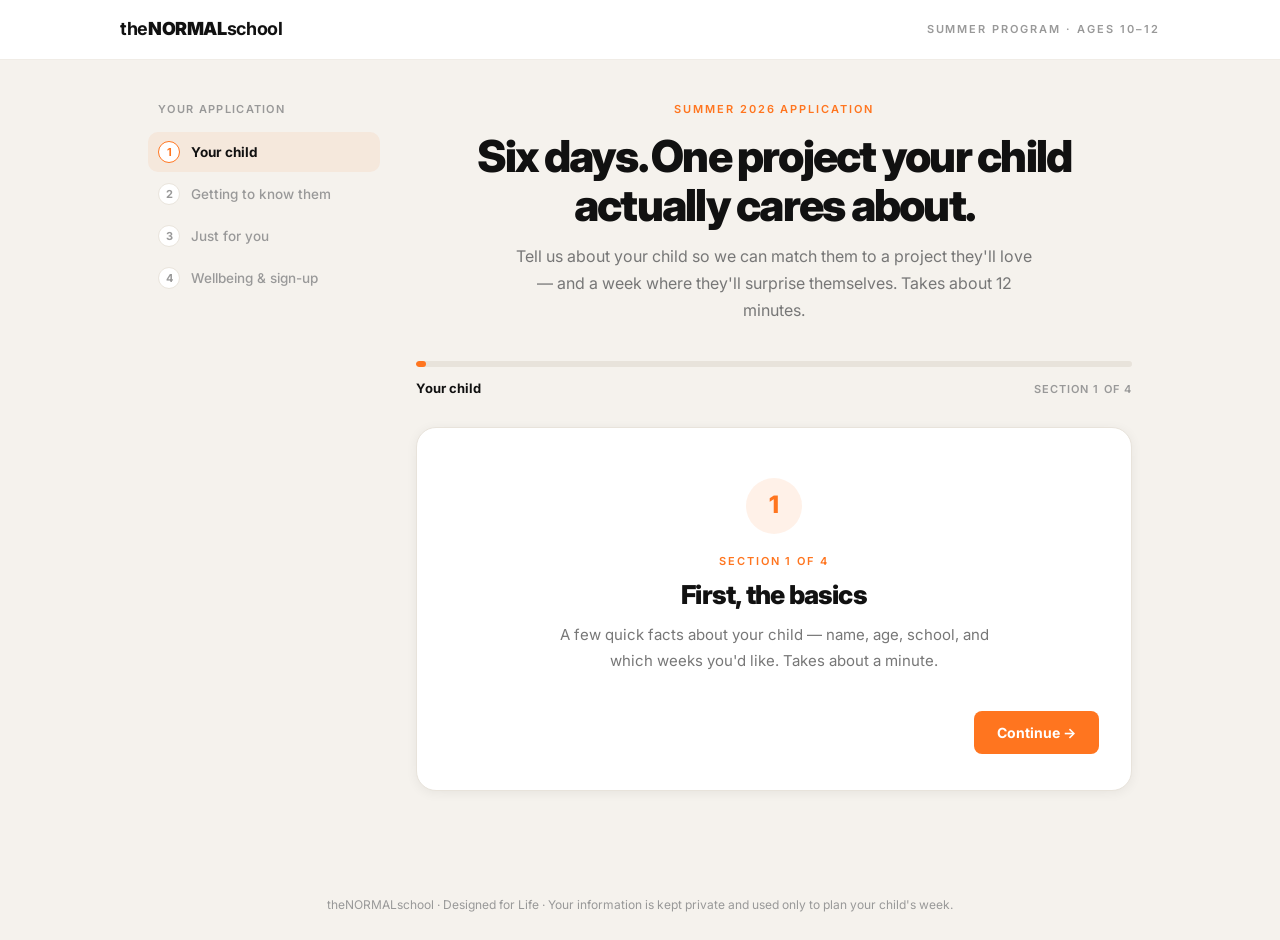
<file: 05-Programs/summer-2026/application-form/app/index.html>
<!DOCTYPE html>
<html lang="en">
<head>
<meta charset="UTF-8" />
<meta name="viewport" content="width=device-width, initial-scale=1.0" />
<title>Summer Program Application — theNORMALschool</title>
<link rel="preconnect" href="https://fonts.googleapis.com" />
<link rel="preconnect" href="https://fonts.gstatic.com" crossorigin />
<link href="https://fonts.googleapis.com/css2?family=Inter:wght@400;500;600;700;850;900&display=swap" rel="stylesheet" />
<style>
  :root {
    --orange: #ff751f;
    --navy: #111111;
    --body: #777777;
    --muted: #999999;
    --cream: #f5f2ed;
    --border: #e8e3db;
    --ui: #555555;
    --white: #ffffff;
    --shadow: rgba(0, 0, 0, 0.06) 0px 2px 12px;
    --radius-card: 20px;
    --radius-btn: 8px;
  }

  * { box-sizing: border-box; margin: 0; padding: 0; }

  body {
    font-family: 'Inter', -apple-system, system-ui, sans-serif;
    background: var(--cream);
    color: var(--body);
    font-size: 16px;
    line-height: 1.7;
    -webkit-font-smoothing: antialiased;
  }

  /* ---------- Header ---------- */
  header {
    position: sticky; top: 0; z-index: 50;
    background: rgba(255, 255, 255, 0.97);
    backdrop-filter: blur(10px);
    border-bottom: 1px solid #f0ece6;
    padding: 14px 28px;
  }
  .header-inner {
    max-width: 1040px; margin: 0 auto;
    display: flex; align-items: center; justify-content: space-between;
  }
  .wordmark {
    font-weight: 700; font-size: 18px; color: var(--navy);
    letter-spacing: -0.02em; text-decoration: none;
  }
  .wordmark b { font-weight: 900; }
  .header-tag {
    font-weight: 600; font-size: 11px; text-transform: uppercase;
    letter-spacing: 0.18em; color: var(--muted);
  }

  /* ---------- Layout ---------- */
  .page {
    max-width: 1040px; margin: 0 auto;
    display: flex; align-items: flex-start; gap: 36px;
    padding: 40px 28px 80px;
  }
  .content { flex: 1 1 auto; min-width: 0; max-width: 720px; }

  /* ---------- Sidebar ---------- */
  .sidebar { flex: 0 0 232px; position: sticky; top: 80px; }
  .side-title {
    font-weight: 600; font-size: 11px; text-transform: uppercase;
    letter-spacing: 0.12em; color: var(--muted); margin: 0 0 14px 10px;
  }
  .side-nav { list-style: none; display: flex; flex-direction: column; gap: 2px; }
  .side-item {
    display: flex; align-items: center; gap: 11px; width: 100%;
    padding: 9px 10px; border: none; background: transparent;
    border-radius: 10px; cursor: pointer; text-align: left;
    font-family: inherit; font-size: 13.5px; font-weight: 500; line-height: 1.3;
    color: var(--muted);
    transition: background 0.15s ease, color 0.15s ease;
  }
  .side-item .num {
    flex: 0 0 22px; width: 22px; height: 22px; border-radius: 999px;
    border: 1.5px solid var(--border); background: var(--white);
    display: flex; align-items: center; justify-content: center;
    font-size: 11px; font-weight: 700; color: var(--muted);
    transition: all 0.15s ease;
  }
  .side-item:not(:disabled):hover { background: rgba(17, 17, 17, 0.04); color: var(--navy); }
  .side-item.done { color: var(--navy); }
  .side-item.done .num { background: var(--orange); border-color: var(--orange); color: #fff; }
  .side-item.current { color: var(--navy); font-weight: 700; background: rgba(255, 117, 31, 0.08); }
  .side-item.current .num { border-color: var(--orange); color: var(--orange); }
  .side-item:disabled { cursor: default; }

  @media (max-width: 920px) {
    .page { display: block; max-width: 720px; }
    .sidebar { display: none; }
    .content { max-width: none; }
  }

  .hero { text-align: center; margin-bottom: 36px; }
  .hero .eyebrow {
    font-weight: 600; font-size: 11px; text-transform: uppercase;
    letter-spacing: 0.18em; color: var(--orange); margin-bottom: 14px;
  }
  .hero h1 {
    font-weight: 850; color: var(--navy);
    font-size: clamp(28px, 5.5vw, 44px);
    letter-spacing: -0.04em; line-height: 1.1; margin-bottom: 14px;
  }
  .hero p { max-width: 520px; margin: 0 auto; }

  /* ---------- Progress ---------- */
  .progress { margin-bottom: 28px; }
  .progress-bar {
    height: 6px; background: var(--border); border-radius: 999px; overflow: hidden;
  }
  .progress-fill {
    height: 100%; background: var(--orange); width: 4%;
    border-radius: 999px; transition: width 0.35s ease;
  }
  .progress-meta {
    display: flex; justify-content: space-between; align-items: baseline;
    margin-top: 10px;
  }
  .progress-meta .step-label {
    font-weight: 700; font-size: 13px; color: var(--navy);
  }
  .progress-meta .step-count {
    font-weight: 600; font-size: 11px; text-transform: uppercase;
    letter-spacing: 0.1em; color: var(--muted);
  }

  /* ---------- Card / Step ---------- */
  .card {
    background: var(--white); border: 1px solid var(--border);
    border-radius: var(--radius-card); box-shadow: var(--shadow);
    padding: 36px 32px;
  }
  .step { display: none; }
  .step.active { display: block; animation: fade 0.3s ease; }
  @keyframes fade { from { opacity: 0; transform: translateY(6px); } to { opacity: 1; transform: none; } }

  .step-head { margin-bottom: 24px; }
  .step-head .kicker {
    font-weight: 600; font-size: 11px; text-transform: uppercase;
    letter-spacing: 0.18em; color: var(--orange); margin-bottom: 10px;
  }
  .step-head h2 {
    font-weight: 850; color: var(--navy); font-size: 24px;
    letter-spacing: -0.03em; line-height: 1.18; margin-bottom: 8px;
  }
  .step-head p { font-size: 15px; }

  /* ---------- Section break ---------- */
  .brk { text-align: center; padding: 14px 0 6px; }
  .brk .badge {
    width: 56px; height: 56px; border-radius: 999px;
    background: rgba(255, 117, 31, 0.1); color: var(--orange);
    display: flex; align-items: center; justify-content: center;
    font-size: 24px; font-weight: 800; margin: 0 auto 18px;
  }
  .brk .kicker {
    font-weight: 600; font-size: 11px; text-transform: uppercase;
    letter-spacing: 0.18em; color: var(--orange); margin-bottom: 10px;
  }
  .brk h2 {
    font-weight: 850; color: var(--navy); font-size: 26px;
    letter-spacing: -0.03em; line-height: 1.15; margin-bottom: 12px;
  }
  .brk .done { color: var(--ui); font-size: 14px; margin: 0 auto 6px; max-width: 470px; }
  .brk .done b { color: var(--orange); }
  .brk .next { color: var(--body); font-size: 15px; margin: 0 auto; max-width: 470px; }

  .reassure {
    background: var(--cream); border-radius: 12px; padding: 14px 16px;
    font-size: 14px; margin-bottom: 24px; color: var(--ui);
  }
  .reassure b { color: var(--navy); font-weight: 600; }

  /* ---------- Voice input (dictation) ---------- */
  .ta-wrap { position: relative; }
  .ta-wrap textarea { padding-right: 48px; }
  .mic {
    position: absolute; top: 8px; right: 8px;
    width: 34px; height: 34px; border-radius: 999px;
    border: 1px solid var(--border); background: var(--white); color: var(--muted);
    display: flex; align-items: center; justify-content: center;
    cursor: pointer; padding: 0;
    transition: border-color 0.15s ease, color 0.15s ease, background 0.15s ease;
  }
  .mic:hover { border-color: var(--orange); color: var(--orange); }
  .mic svg { width: 16px; height: 16px; display: block; }
  .mic.listening {
    background: var(--orange); border-color: var(--orange); color: #fff;
    animation: micpulse 1.3s ease-in-out infinite;
  }
  @keyframes micpulse {
    0%, 100% { box-shadow: 0 0 0 0 rgba(255, 117, 31, 0.4); }
    50% { box-shadow: 0 0 0 7px rgba(255, 117, 31, 0); }
  }

  /* ---------- Fields ---------- */
  .field { margin-bottom: 4px; }
  .field > label, .field > .field-label {
    display: block; font-weight: 600; font-size: 11px;
    text-transform: uppercase; letter-spacing: 0.1em;
    color: var(--navy); margin-bottom: 8px;
  }
  .field .hint {
    font-size: 13px; color: var(--muted); font-weight: 400;
    text-transform: none; letter-spacing: 0; margin-top: 2px; margin-bottom: 8px;
    line-height: 1.5;
  }
  .req { color: var(--orange); }

  input[type="text"], input[type="email"], input[type="tel"],
  input[type="date"], select, textarea {
    width: 100%; font-family: inherit; font-size: 15px; color: var(--navy);
    background: var(--white); border: 1px solid var(--border);
    border-radius: 10px; padding: 12px 14px; line-height: 1.5;
    transition: border-color 0.15s ease, box-shadow 0.15s ease;
  }
  textarea { resize: vertical; min-height: 110px; }
  input:focus, select:focus, textarea:focus {
    outline: none; border-color: var(--orange);
    box-shadow: 0 0 0 3px rgba(255, 117, 31, 0.12);
  }
  input.invalid, select.invalid, textarea.invalid { border-color: #e5484d; }
  .err-msg { color: #c4373b; font-size: 13px; margin-top: 6px; display: none; }
  .err-msg.show { display: block; }

  .row { display: flex; gap: 16px; }
  .row .field { flex: 1; }
  @media (max-width: 560px) { .row { flex-direction: column; gap: 0; } }

  .auto-age {
    font-weight: 700; color: var(--orange); font-size: 14px; margin-top: 6px;
  }

  /* ---------- Chips (multi-select) ---------- */
  .chips { display: flex; flex-wrap: wrap; gap: 8px; }
  .chip {
    border: 1px solid var(--border); background: var(--white);
    border-radius: 999px; padding: 8px 15px; font-size: 14px; font-weight: 500;
    color: var(--ui); cursor: pointer; user-select: none;
    transition: all 0.15s ease;
  }
  .chip:hover { border-color: var(--orange); color: var(--navy); }
  .chip.on {
    background: var(--orange); border-color: var(--orange);
    color: var(--white); font-weight: 600;
  }

  /* ---------- Option cards (single-select) ---------- */
  .options { display: flex; flex-direction: column; gap: 10px; }
  .opt {
    display: flex; align-items: flex-start; gap: 12px;
    border: 1px solid var(--border); background: var(--white);
    border-radius: 12px; padding: 14px 16px; cursor: pointer;
    transition: all 0.15s ease;
  }
  .opt:hover { border-color: var(--orange); }
  .opt.on { border-color: var(--orange); background: rgba(255, 117, 31, 0.05); }
  .opt .dot {
    flex: 0 0 18px; width: 18px; height: 18px; border-radius: 999px;
    border: 2px solid var(--border); margin-top: 3px; position: relative;
    transition: border-color 0.15s ease;
  }
  .opt.on .dot { border-color: var(--orange); }
  .opt.on .dot::after {
    content: ''; position: absolute; inset: 3px; border-radius: 999px;
    background: var(--orange);
  }
  .opt .opt-text { font-size: 15px; color: var(--navy); font-weight: 500; }

  .opt-grid { display: grid; grid-template-columns: 1fr 1fr; gap: 10px; }
  @media (max-width: 560px) { .opt-grid { grid-template-columns: 1fr; } }

  /* ---------- Checkbox ---------- */
  .check {
    display: flex; align-items: flex-start; gap: 12px; cursor: pointer;
    font-size: 14px; color: var(--ui); margin-bottom: 14px; line-height: 1.5;
  }
  .check input { margin-top: 4px; width: 18px; height: 18px; accent-color: var(--orange); flex: 0 0 auto; }

  /* ---------- Nav buttons ---------- */
  .nav-btns {
    display: flex; justify-content: space-between; align-items: center;
    margin-top: 32px; gap: 12px;
  }
  .btn {
    font-family: inherit; font-weight: 700; font-size: 14px;
    border-radius: var(--radius-btn); padding: 12px 22px; cursor: pointer;
    border: 1px solid transparent; transition: opacity 0.15s ease, background 0.15s ease;
  }
  .btn-primary { background: var(--orange); color: var(--white); }
  .btn-primary:hover { opacity: 0.9; }
  .btn-ghost { background: transparent; color: var(--ui); border-color: var(--border); }
  .btn-ghost:hover { border-color: var(--ui); }
  .btn:disabled { opacity: 0.4; cursor: not-allowed; }
  .btn.hidden { visibility: hidden; }

  /* ---------- Success ---------- */
  .success { text-align: center; padding: 20px 0; }
  .success .mark {
    width: 64px; height: 64px; border-radius: 999px; background: var(--orange);
    color: white; font-size: 32px; display: flex; align-items: center; justify-content: center;
    margin: 0 auto 20px;
  }
  .success h2 { font-weight: 850; color: var(--navy); font-size: 28px; letter-spacing: -0.03em; margin-bottom: 12px; }
  .success p { max-width: 460px; margin: 0 auto 10px; }
  .dl-row { display: flex; gap: 12px; justify-content: center; flex-wrap: wrap; margin-top: 22px; }

  footer {
    text-align: center; font-size: 12px; color: var(--muted);
    padding: 24px; max-width: 720px; margin: 0 auto;
  }
</style>
</head>
<body>

<header>
  <div class="header-inner">
    <a href="#" class="wordmark">the<b>NORMAL</b>school</a>
    <span class="header-tag">Summer Program · Ages 10–12</span>
  </div>
</header>

<div class="page">
  <aside class="sidebar">
    <div class="side-title">Your application</div>
    <ol class="side-nav" id="sideNav"></ol>
  </aside>

  <main class="content">
  <div class="hero">
    <div class="eyebrow">Summer 2026 Application</div>
    <h1>Six days. One project your child actually cares about.</h1>
    <p>Tell us about your child so we can match them to a project they'll love — and a week where they'll surprise themselves. Takes about 12 minutes.</p>
  </div>

  <div class="progress">
    <div class="progress-bar"><div class="progress-fill" id="progressFill"></div></div>
    <div class="progress-meta">
      <span class="step-label" id="stepLabel">Your child</span>
      <span class="step-count" id="stepCount">Section 1 of 4</span>
    </div>
  </div>

  <form id="appForm" novalidate>
    <div class="card">

      <!-- ===================== SECTION 1 — YOUR CHILD ===================== -->
      <section class="step active" data-section="1">
        <div class="brk">
          <div class="badge">1</div>
          <div class="kicker">Section 1 of 4</div>
          <h2>First, the basics</h2>
          <p class="next">A few quick facts about your child — name, age, school, and which weeks you'd like. Takes about a minute.</p>
        </div>
      </section>

      <section class="step" data-section="1">
        <div class="step-head">
          <div class="kicker">Your child</div>
          <h2>What's your child's full name?</h2>
        </div>
        <div class="field">
          <input type="text" name="childName" data-required placeholder="e.g. Emma Nguyen" />
          <div class="err-msg">Please enter your child's name.</div>
        </div>
      </section>

      <section class="step" data-section="1">
        <div class="step-head">
          <div class="kicker">Your child</div>
          <h2>What should we call them?</h2>
          <p>Their preferred name or nickname — optional.</p>
        </div>
        <div class="field">
          <input type="text" name="preferredName" placeholder="What we'll call them" />
        </div>
      </section>

      <section class="step" data-section="1">
        <div class="step-head">
          <div class="kicker">Your child</div>
          <h2>When was your child born?</h2>
        </div>
        <div class="field">
          <input type="date" name="dob" id="dob" data-required />
          <div class="auto-age" id="ageOut"></div>
          <div class="err-msg">Please enter a date of birth.</div>
        </div>
      </section>

      <section class="step" data-section="1">
        <div class="step-head">
          <div class="kicker">Your child</div>
          <h2>How do they describe their gender?</h2>
          <p>Optional.</p>
        </div>
        <div class="field">
          <input type="text" name="gender" placeholder="How they describe themselves" />
        </div>
      </section>

      <section class="step" data-section="1">
        <div class="step-head">
          <div class="kicker">Your child</div>
          <h2>What language(s) do you speak at home?</h2>
        </div>
        <div class="field">
          <input type="text" name="homeLanguage" data-required placeholder="e.g. English, Mandarin" />
          <div class="err-msg">Please tell us the home language.</div>
        </div>
      </section>

      <section class="step" data-section="1">
        <div class="step-head">
          <div class="kicker">Your child</div>
          <h2>Which school does your child go to?</h2>
          <p>Start typing — pick from the list, or enter your own.</p>
        </div>
        <div class="field">
          <input type="text" name="school" data-required list="schoolList" autocomplete="off" placeholder="Start typing your school…" />
          <datalist id="schoolList"></datalist>
          <div class="err-msg">Please enter the school.</div>
        </div>
      </section>

      <section class="step" data-section="1">
        <div class="step-head">
          <div class="kicker">Your child</div>
          <h2>What grade are they in?</h2>
        </div>
        <div class="field">
          <select name="grade" data-required>
            <option value="">Choose…</option>
            <option>Grade 3</option>
            <option>Grade 4</option>
            <option>Grade 5</option>
            <option>Grade 6</option>
            <option>Grade 7</option>
            <option>Grade 8</option>
          </select>
          <div class="err-msg">Please choose a grade.</div>
        </div>
      </section>

      <section class="step" data-section="1">
        <div class="step-head">
          <div class="kicker">Your child</div>
          <h2>Which week(s) would you like?</h2>
          <p>Pick all the weeks that work for you — you can choose more than one.</p>
        </div>
        <div class="field">
          <div class="chips" data-chips="session" data-required>
            <span class="chip">Week #1 · Jun 29 – Jul 3</span>
            <span class="chip">Week #2 · Jul 7 – Jul 11</span>
            <span class="chip">Week #3 · Jul 14 – Jul 18</span>
            <span class="chip">Week #4 · Jul 21 – Jul 25</span>
            <span class="chip">Week #5 · Jul 28 – Aug 1</span>
            <span class="chip">Week #6 · Aug 4 – Aug 7</span>
          </div>
          <div class="err-msg">Please pick at least one week.</div>
        </div>
      </section>

      <!-- ===================== SECTION 2 — GETTING TO KNOW THEM ===================== -->
      <section class="step" data-section="2">
        <div class="brk">
          <div class="badge">2</div>
          <div class="kicker">Section 2 of 4</div>
          <h2>Now — what makes <span class="kid">your child</span> tick</h2>
          <p class="done"><b>✓</b> Got the basics.</p>
          <p class="next">In your words: what <span class="kid">your child</span> is drawn to, how they handle a challenge, and how they work. Be specific — real examples beat impressive ones.</p>
        </div>
      </section>

      <section class="step" data-section="2">
        <div class="step-head">
          <div class="kicker">What lights them up</div>
          <h2>What comes unusually easily?</h2>
          <p>1–2 specific things <span class="kid">your child</span> picks up faster or does with more ease than you'd expect for their age. What exactly do they do, and how do you know it comes easily?</p>
        </div>
        <div class="field">
          <textarea name="aptitude" data-required placeholder="e.g. Picks up new card games after one round; rebuilds Lego sets from memory without the instructions"></textarea>
          <div class="err-msg">Please describe at least one thing.</div>
        </div>
      </section>

      <section class="step" data-section="2">
        <div class="step-head">
          <div class="kicker">What lights them up</div>
          <h2>What does <span class="kid">your child</span> return to without being asked?</h2>
          <p>What do they do voluntarily, repeatedly, with no reward and no prompting? When did you last see them do it?</p>
        </div>
        <div class="field">
          <textarea name="passion" data-required placeholder="e.g. Draws comics most evenings — did it again last night without anyone suggesting it"></textarea>
          <div class="err-msg">Please describe at least one thing.</div>
        </div>
      </section>

      <section class="step" data-section="2">
        <div class="step-head">
          <div class="kicker">What lights them up</div>
          <h2>When does <span class="kid">your child</span> lose track of time?</h2>
          <p>Is there an activity where they resist stopping, forget meals, or have to be called several times?</p>
        </div>
        <div class="field">
          <textarea name="flow" data-required placeholder="e.g. Building in Minecraft — we call three times before dinner lands"></textarea>
          <div class="err-msg">Please tell us about this.</div>
        </div>
      </section>

      <section class="step" data-section="2">
        <div class="step-head">
          <div class="kicker">What lights them up</div>
          <h2>The free-afternoon check</h2>
          <p>On a free afternoon — nothing scheduled, screens not the default — what does <span class="kid">your child</span> actually end up doing?</p>
        </div>
        <div class="field">
          <textarea name="freeChoice" placeholder="e.g. Ends up outside building a den, or curled up reading"></textarea>
        </div>
      </section>

      <section class="step" data-section="2">
        <div class="step-head">
          <div class="kicker">Reading your child</div>
          <h2>When something is hard, what does <span class="kid">your child</span> actually do?</h2>
          <p>When they get a poor result or hit something difficult — what happens? Give a recent example.</p>
        </div>
        <div class="field">
          <textarea name="attitude" data-required placeholder="e.g. Gets frustrated and walks away, but comes back and tries a new way after a break"></textarea>
          <div class="err-msg">Please share a recent example.</div>
        </div>
      </section>

      <section class="step" data-section="2">
        <div class="step-head">
          <div class="kicker">Reading your child</div>
          <h2>What has <span class="kid">your child</span> had real access to?</h2>
          <p>Tap everything they've had genuine hands-on access to.</p>
        </div>
        <div class="field">
          <div class="chips" data-chips="opportunity">
            <span class="chip">Camera / video</span>
            <span class="chip">Computer / coding</span>
            <span class="chip">Art materials</span>
            <span class="chip">Musical instruments</span>
            <span class="chip">Sports / athletics</span>
            <span class="chip">Kitchen / cooking</span>
            <span class="chip">Building / tools</span>
            <span class="chip">Animals / nature</span>
            <span class="chip">Performing / stage</span>
          </div>
        </div>
      </section>

      <section class="step" data-section="2">
        <div class="step-head">
          <div class="kicker">Reading your child</div>
          <h2>Anything they've wanted to try but never had the chance to?</h2>
        </div>
        <div class="field">
          <input type="text" name="opportunityGap" placeholder="e.g. Always asks for a real camera — optional" />
        </div>
      </section>

      <section class="step" data-section="2">
        <div class="step-head">
          <div class="kicker">Reading your child</div>
          <h2>Where do you see real spark?</h2>
          <p>Tap any area where you see genuine energy — it's fine to pick several.</p>
        </div>
        <div class="field">
          <div class="chips" data-chips="breadth" data-required>
            <span class="chip">Building / mechanical</span>
            <span class="chip">Visual / art</span>
            <span class="chip">Words / story</span>
            <span class="chip">Numbers / patterns</span>
            <span class="chip">Social / people</span>
            <span class="chip">Performing</span>
            <span class="chip">Physical / movement</span>
            <span class="chip">Nature / science</span>
          </div>
          <div class="err-msg">Please select at least one.</div>
        </div>
      </section>

      <section class="step" data-section="2">
        <div class="step-head">
          <div class="kicker">Reading your child</div>
          <h2>Who does <span class="kid">your child</span> light up around?</h2>
          <p>Any group or person they come alive with — or an interest they pursue harder with certain people?</p>
        </div>
        <div class="field">
          <textarea name="tribe" placeholder="e.g. Comes alive with the older cousins; talks non-stop about soccer with one friend"></textarea>
        </div>
      </section>

      <section class="step" data-section="2">
        <div class="step-head">
          <div class="kicker">Reading your child</div>
          <h2>Anything they've dropped, hidden, or been steered away from?</h2>
          <p>Something they used to love and stopped, or hide, or were told wasn't for them. What happened?</p>
        </div>
        <div class="field">
          <textarea name="suppression" placeholder="e.g. Loved singing, went quiet about it after being teased at school"></textarea>
        </div>
      </section>

      <section class="step" data-section="2">
        <div class="step-head">
          <div class="kicker">Reading your child</div>
          <h2>When is <span class="kid">your child</span> most alert — and most drained?</h2>
          <p>Roughly when in a normal day are they most engaged, and when do they run flat?</p>
        </div>
        <div class="field">
          <input type="text" name="energy" placeholder="e.g. Sluggish mornings, comes alive after 4pm" />
        </div>
      </section>

      <section class="step" data-section="2">
        <div class="step-head">
          <div class="kicker">How they work</div>
          <h2>Genuinely into it vs. just going along</h2>
          <p>Can you tell the difference between when <span class="kid">your child</span> is really into something and when they're just complying? Describe a moment of each.</p>
        </div>
        <div class="field">
          <textarea name="miapMotivation" data-required placeholder="e.g. Eyes light up and time disappears when drawing; goes through the motions with homework"></textarea>
          <div class="err-msg">Please share an example.</div>
        </div>
      </section>

      <section class="step" data-section="2">
        <div class="step-head">
          <div class="kicker">How they work</div>
          <h2>How does <span class="kid">your child</span> describe themselves?</h2>
          <p>In their own words, how do they describe what they're good at or who they are? (If they wouldn't, just say so.)</p>
        </div>
        <div class="field">
          <textarea name="miapIdentity" placeholder="e.g. &quot;I'm the artist&quot; — or wouldn't really say, gets shy about it"></textarea>
        </div>
      </section>

      <section class="step" data-section="2">
        <div class="step-head">
          <div class="kicker">How they work</div>
          <h2>When <span class="kid">your child</span> hits an obstacle and you're not there</h2>
          <p>What happens when they run into a problem and no adult is around to help?</p>
        </div>
        <div class="field">
          <textarea name="miapAgency" data-required placeholder="e.g. Searches YouTube for how to fix it; or stops and waits until someone helps"></textarea>
          <div class="err-msg">Please tell us what happens.</div>
        </div>
      </section>

      <section class="step" data-section="2">
        <div class="step-head">
          <div class="kicker">How they work</div>
          <h2>Has <span class="kid">your child</span> ever cared that something was useful to someone else?</h2>
          <p>Not just fun for them — actually useful to another person. An example, if there is one.</p>
        </div>
        <div class="field">
          <textarea name="miapPurpose" placeholder="e.g. Made a birthday card &quot;so Grandma would feel special&quot;"></textarea>
        </div>
      </section>

      <!-- ===================== SECTION 3 — JUST FOR YOU (child) ===================== -->
      <section class="step" data-section="3">
        <div class="brk">
          <div class="badge">3</div>
          <div class="kicker">Section 3 of 4 · over to <span id="childKicker">your child</span></div>
          <h2>This part is just for <span id="childName1">you</span></h2>
          <p class="done"><b>✓</b> Thanks — that's the grown-up's view.</p>
          <p class="next">Hey! These next questions are for <strong>you</strong> — the kid joining us. There are zero wrong answers. Just say what's true.</p>
        </div>
        <div class="reassure" style="margin-top:18px;">
          <b>Parents:</b> let your child answer this part in their own words — you can type for them, but the answers should be theirs.
        </div>
      </section>

      <section class="step" data-section="3">
        <div class="step-head">
          <div class="kicker">What you're into</div>
          <h2>What are you really into right now?</h2>
          <p>Tap everything that's you.</p>
        </div>
        <div class="field">
          <div class="chips" data-chips="interests" data-required>
            <span class="chip">Gaming</span><span class="chip">Drawing</span><span class="chip">Sports</span>
            <span class="chip">Music</span><span class="chip">Coding</span><span class="chip">Animals</span>
            <span class="chip">Cooking</span><span class="chip">Building stuff</span><span class="chip">Reading</span>
            <span class="chip">Science</span><span class="chip">Dance</span><span class="chip">Film / video</span>
            <span class="chip">Fashion</span><span class="chip">Cars</span><span class="chip">Space</span>
          </div>
          <div class="err-msg">Pick at least one!</div>
        </div>
      </section>

      <section class="step" data-section="3">
        <div class="step-head">
          <div class="kicker">What you're into</div>
          <h2>A new kid asks, "So what are you all about?"</h2>
          <p>What would you tell them?</p>
        </div>
        <div class="field">
          <textarea name="childDescribe" placeholder="e.g. I'm really into drawing and soccer, and I love animals"></textarea>
        </div>
      </section>

      <section class="step" data-section="3">
        <div class="step-head">
          <div class="kicker">What you're into</div>
          <h2>Is there something that feels easy for you — but other kids find hard?</h2>
          <p>What is it?</p>
        </div>
        <div class="field">
          <textarea name="childComesEasily" placeholder="e.g. Figuring out how a game works without reading the rules"></textarea>
        </div>
      </section>

      <section class="step" data-section="3">
        <div class="step-head">
          <div class="kicker">What you're into</div>
          <h2>What do you do just for fun — that nobody tells you to do?</h2>
        </div>
        <div class="field">
          <textarea name="childFunFreely" placeholder="e.g. Make up comics, build stuff, mess around with my soccer skills"></textarea>
        </div>
      </section>

      <section class="step" data-section="3">
        <div class="step-head">
          <div class="kicker">What you're into</div>
          <h2>Is there something you do where you look up and a LOT of time has gone by?</h2>
        </div>
        <div class="field">
          <textarea name="childLosesTime" placeholder="e.g. When I'm drawing — suddenly it's dinner time"></textarea>
        </div>
      </section>

      <section class="step" data-section="3">
        <div class="step-head">
          <div class="kicker">When you make stuff</div>
          <h2>Something you made that you were proud of</h2>
          <p>A video, a Minecraft build, a comic, a recipe, a fort — anything. What was the best part of making it?</p>
        </div>
        <div class="field">
          <textarea name="proudMaking" data-required placeholder="e.g. A comic book I finished — the best part was drawing the bad guy"></textarea>
          <div class="err-msg">Tell us about one thing you made!</div>
        </div>
      </section>

      <section class="step" data-section="3">
        <div class="step-head">
          <div class="kicker">When you make stuff</div>
          <h2>Something you started making or doing all on your own — just because you wanted to?</h2>
        </div>
        <div class="field">
          <textarea name="childStarted" placeholder="e.g. I started a little YouTube channel for my drawings"></textarea>
        </div>
      </section>

      <section class="step" data-section="3">
        <div class="step-head">
          <div class="kicker">When you make stuff</div>
          <h2>When something you're making stops working, what do you usually do?</h2>
        </div>
        <div class="field">
          <textarea name="childStuck" placeholder="e.g. I try a different way, or look it up until I figure it out"></textarea>
        </div>
      </section>

      <section class="step" data-section="3">
        <div class="step-head">
          <div class="kicker">When you make stuff</div>
          <h2>Have you ever made something to help someone else — or that someone else used?</h2>
          <p>What was it?</p>
        </div>
        <div class="field">
          <textarea name="childHelped" placeholder="e.g. I made a poster for my friend's lemonade stand"></textarea>
        </div>
      </section>

      <section class="step" data-section="3">
        <div class="step-head">
          <div class="kicker">Your favorites</div>
          <h2>Favorite YouTube channel(s) or creators</h2>
        </div>
        <div class="field">
          <input type="text" name="favYoutube" placeholder="e.g. MrBeast, DanTDM" />
        </div>
      </section>

      <section class="step" data-section="3">
        <div class="step-head">
          <div class="kicker">Your favorites</div>
          <h2>Favorite game(s)</h2>
        </div>
        <div class="field">
          <input type="text" name="favGame" placeholder="e.g. Minecraft, Roblox" />
        </div>
      </section>

      <section class="step" data-section="3">
        <div class="step-head">
          <div class="kicker">Your favorites</div>
          <h2>Favorite book, comic, or show</h2>
        </div>
        <div class="field">
          <input type="text" name="favBook" placeholder="e.g. Dog Man, Bluey" />
        </div>
      </section>

      <section class="step" data-section="3">
        <div class="step-head">
          <div class="kicker">Your favorites</div>
          <h2>Someone who's really cool at what they do</h2>
        </div>
        <div class="field">
          <input type="text" name="hero" placeholder="A creator, athlete, scientist, anyone" />
        </div>
      </section>

      <section class="step" data-section="3">
        <div class="step-head">
          <div class="kicker">If it were up to you</div>
          <h2>If today were totally free — no plans, screens not the default — what would you do?</h2>
        </div>
        <div class="field">
          <textarea name="childFreeDay" placeholder="e.g. Build a fort, draw, go ride my bike with friends"></textarea>
        </div>
      </section>

      <section class="step" data-section="3">
        <div class="step-head">
          <div class="kicker">If it were up to you</div>
          <h2>If you could spend a whole week making ONE thing, what would it be?</h2>
        </div>
        <div class="field">
          <textarea name="makeAnything" placeholder="e.g. My own video game, or a giant cardboard city"></textarea>
        </div>
      </section>

      <section class="step" data-section="3">
        <div class="step-head">
          <div class="kicker">If it were up to you</div>
          <h2>Pick the one that sounds most fun</h2>
        </div>
        <div class="field">
          <div class="options" data-radio="dreamProject" data-required>
            <label class="opt"><span class="dot"></span><span class="opt-text">Be on camera, telling a story people actually watch</span></label>
            <label class="opt"><span class="dot"></span><span class="opt-text">Film and edit a video until it's exactly right</span></label>
            <label class="opt"><span class="dot"></span><span class="opt-text">Invent the rules of a game and decide how it works</span></label>
            <label class="opt"><span class="dot"></span><span class="opt-text">Build a game's world, characters, and look</span></label>
            <label class="opt"><span class="dot"></span><span class="opt-text">Cook something people line up to buy</span></label>
            <label class="opt"><span class="dot"></span><span class="opt-text">Fix a real problem in your neighborhood</span></label>
            <label class="opt"><span class="dot"></span><span class="opt-text">Build a tool that explains something cool</span></label>
          </div>
          <div class="err-msg">Pick the one that sounds most fun!</div>
        </div>
      </section>

      <section class="step" data-section="3">
        <div class="step-head">
          <div class="kicker">If it were up to you</div>
          <h2>What kind of stuff do you care about?</h2>
        </div>
        <div class="field">
          <div class="chips" data-chips="values">
            <span class="chip">Helping people</span><span class="chip">Animals</span><span class="chip">The planet</span>
            <span class="chip">Fairness</span><span class="chip">Building things that work</span>
            <span class="chip">Making people laugh</span><span class="chip">Winning / competing</span>
            <span class="chip">How things work</span><span class="chip">Making beautiful things</span>
          </div>
        </div>
      </section>

      <section class="step" data-section="3">
        <div class="step-head">
          <div class="kicker">If it were up to you</div>
          <h2>Do you like working with a team or on your own?</h2>
        </div>
        <div class="field">
          <div class="options opt-grid" data-radio="teamSolo" data-required>
            <label class="opt"><span class="dot"></span><span class="opt-text">With a team</span></label>
            <label class="opt"><span class="dot"></span><span class="opt-text">On my own</span></label>
            <label class="opt"><span class="dot"></span><span class="opt-text">Depends on the day</span></label>
          </div>
          <div class="err-msg">Pick one!</div>
        </div>
      </section>

      <section class="step" data-section="3">
        <div class="step-head">
          <div class="kicker">If it were up to you</div>
          <h2>When you work with other people, what part do you grab first?</h2>
        </div>
        <div class="field">
          <input type="text" name="teamRole" placeholder="e.g. The drawing, the ideas, bossing the plan, the building" />
        </div>
      </section>

      <!-- ===================== SECTION 4 — WELLBEING & SIGN-UP ===================== -->
      <section class="step" data-section="4">
        <div class="brk">
          <div class="badge">4</div>
          <div class="kicker">Section 4 of 4</div>
          <h2>Last stretch</h2>
          <p class="done"><b>✓</b> Love it — that's the fun part done.</p>
          <p class="next">A few things that help us care for <span class="kid">your child</span> well, your contact details, and a couple of confirmations.</p>
        </div>
      </section>

      <section class="step" data-section="4">
        <div class="step-head">
          <div class="kicker">Wellbeing</div>
          <h2>How does <span class="kid">your child</span> handle frustration, specifically?</h2>
          <p>Not challenge in general — what does frustration actually look like for them, and what helps?</p>
        </div>
        <div class="field">
          <textarea name="frustration" data-required placeholder="e.g. Goes quiet and gives up; a short break and a calm question helps them restart"></textarea>
          <div class="err-msg">Please tell us about this.</div>
        </div>
      </section>

      <section class="step" data-section="4">
        <div class="step-head">
          <div class="kicker">Wellbeing</div>
          <h2>Any conditions, sensitivities, or accommodations we should know about?</h2>
        </div>
        <div class="field">
          <textarea name="accommodations" placeholder="e.g. Mild ADHD; sensitive to loud rooms; needs instructions written down — or leave blank"></textarea>
        </div>
      </section>

      <section class="step" data-section="4">
        <div class="step-head">
          <div class="kicker">Wellbeing</div>
          <h2>Any significant recent life events?</h2>
        </div>
        <div class="field">
          <input type="text" name="lifeEvents" placeholder="e.g. New sibling, moved schools last term — optional" />
        </div>
      </section>

      <section class="step" data-section="4">
        <div class="step-head">
          <div class="kicker">Wellbeing</div>
          <h2>What does anxiety or feeling overwhelmed look like for them?</h2>
          <p>If it applies — so we recognize it early and respond well.</p>
        </div>
        <div class="field">
          <textarea name="anxiety" placeholder="e.g. Gets very quiet, picks at their sleeves, asks to leave the room"></textarea>
        </div>
      </section>

      <section class="step" data-section="4">
        <div class="step-head">
          <div class="kicker">Wellbeing</div>
          <h2>Allergies, dietary restrictions, or medical notes</h2>
          <p>Important for our Food Business project and snacks. Write "None" if none apply.</p>
        </div>
        <div class="field">
          <textarea name="medical" data-required placeholder="e.g. Peanut allergy (carries an EpiPen); vegetarian — or write &quot;None&quot;"></textarea>
          <div class="err-msg">Please tell us, or write "None".</div>
        </div>
      </section>

      <section class="step" data-section="4">
        <div class="step-head">
          <div class="kicker">Wellbeing</div>
          <h2>Does <span class="kid">your child</span> know anyone else enrolling?</h2>
        </div>
        <div class="field">
          <input type="text" name="knowsOthers" placeholder="e.g. Best friend Mia is also applying — names, if any" />
        </div>
      </section>

      <section class="step" data-section="4">
        <div class="step-head">
          <div class="kicker">Wellbeing</div>
          <h2>How do they handle disagreement with peers?</h2>
        </div>
        <div class="field">
          <input type="text" name="disagreement" placeholder="e.g. Talks it out; or shuts down and walks off" />
        </div>
      </section>

      <section class="step" data-section="4">
        <div class="step-head">
          <div class="kicker">Wellbeing</div>
          <h2>In a group, are they more comfortable…</h2>
        </div>
        <div class="field">
          <select name="groupRole">
            <option value="">Choose…</option>
            <option>Leading</option><option>Contributing</option><option>Following</option>
            <option>It varies</option>
          </select>
        </div>
      </section>

      <section class="step" data-section="4">
        <div class="step-head">
          <div class="kicker">Wellbeing</div>
          <h2>Any peer conflicts we should avoid?</h2>
        </div>
        <div class="field">
          <input type="text" name="conflicts" placeholder="e.g. Fell out with a classmate recently — optional" />
        </div>
      </section>

      <section class="step" data-section="4">
        <div class="step-head">
          <div class="kicker">Wellbeing</div>
          <h2>What do you hope <span class="kid">your child</span> gets from this week?</h2>
        </div>
        <div class="field">
          <textarea name="hopes" data-required placeholder="e.g. To feel proud of something they built, and a bit more confident"></textarea>
          <div class="err-msg">We'd love to hear this.</div>
        </div>
      </section>

      <section class="step" data-section="4">
        <div class="step-head">
          <div class="kicker">Wellbeing</div>
          <h2>What have well-meaning adults gotten <em>wrong</em> about <span class="kid">your child</span>?</h2>
          <p>This genuinely helps us see them clearly.</p>
        </div>
        <div class="field">
          <textarea name="adultsWrong" placeholder="e.g. Teachers call them &quot;distracted&quot; — really they're bored when it's too easy"></textarea>
        </div>
      </section>

      <section class="step" data-section="4">
        <div class="step-head">
          <div class="kicker">Wellbeing</div>
          <h2>Does <span class="kid">your child</span> plan first, or dive in?</h2>
        </div>
        <div class="field">
          <select name="planStyle">
            <option value="">Choose…</option>
            <option>Plans before starting</option>
            <option>Dives in and figures it out</option>
            <option>A mix of both</option>
          </select>
        </div>
      </section>

      <section class="step" data-section="4">
        <div class="step-head">
          <div class="kicker">Wellbeing</div>
          <h2>Do they do better with…</h2>
        </div>
        <div class="field">
          <select name="structureStyle">
            <option value="">Choose…</option>
            <option>Clear structure</option>
            <option>Open space</option>
            <option>Somewhere in between</option>
          </select>
        </div>
      </section>

      <section class="step" data-section="4">
        <div class="step-head">
          <div class="kicker">Wellbeing</div>
          <h2>T-shirt size</h2>
        </div>
        <div class="field">
          <select name="shirt">
            <option value="">Choose…</option>
            <option>Youth S</option><option>Youth M</option><option>Youth L</option>
            <option>Adult S</option><option>Adult M</option>
          </select>
        </div>
      </section>

      <section class="step" data-section="4">
        <div class="step-head">
          <div class="kicker">Wellbeing</div>
          <h2>Anything else you'd like us to know?</h2>
        </div>
        <div class="field">
          <textarea name="anythingElse" placeholder="Anything at all that would help us understand and support your child this week"></textarea>
        </div>
      </section>

      <section class="step" data-section="4">
        <div class="step-head">
          <div class="kicker">Parent &amp; contact</div>
          <h2>Your full name</h2>
        </div>
        <div class="field">
          <input type="text" name="parentName" data-required placeholder="e.g. Jennifer Kim" />
          <div class="err-msg">Please enter your name.</div>
        </div>
      </section>

      <section class="step" data-section="4">
        <div class="step-head">
          <div class="kicker">Parent &amp; contact</div>
          <h2>Your relationship to the child</h2>
        </div>
        <div class="field">
          <select name="relationship" data-required>
            <option value="">Choose…</option>
            <option>Mother</option><option>Father</option>
            <option>Guardian</option><option>Grandparent</option><option>Other</option>
          </select>
          <div class="err-msg">Please choose a relationship.</div>
        </div>
      </section>

      <section class="step" data-section="4">
        <div class="step-head">
          <div class="kicker">Parent &amp; contact</div>
          <h2>Your email</h2>
        </div>
        <div class="field">
          <input type="email" name="email" data-required placeholder="you@example.com" />
          <div class="err-msg">Please enter a valid email.</div>
        </div>
      </section>

      <section class="step" data-section="4">
        <div class="step-head">
          <div class="kicker">Parent &amp; contact</div>
          <h2>Your mobile phone</h2>
        </div>
        <div class="field">
          <input type="tel" name="phone" data-required placeholder="e.g. (949) 555-0123" />
          <div class="err-msg">Please enter a phone number.</div>
        </div>
      </section>

      <section class="step" data-section="4">
        <div class="step-head">
          <div class="kicker">Parent &amp; contact</div>
          <h2>Emergency contact name</h2>
        </div>
        <div class="field">
          <input type="text" name="emergencyName" data-required placeholder="e.g. Michael Kim (uncle)" />
          <div class="err-msg">Please enter an emergency contact.</div>
        </div>
      </section>

      <section class="step" data-section="4">
        <div class="step-head">
          <div class="kicker">Parent &amp; contact</div>
          <h2>Emergency contact phone</h2>
        </div>
        <div class="field">
          <input type="tel" name="emergencyPhone" data-required placeholder="e.g. (949) 555-0199" />
          <div class="err-msg">Please enter a phone number.</div>
        </div>
      </section>

      <section class="step" data-section="4">
        <div class="step-head">
          <div class="kicker">Parent &amp; contact</div>
          <h2>Authorized pickup person(s)</h2>
          <p>Optional.</p>
        </div>
        <div class="field">
          <input type="text" name="pickup" placeholder="Anyone else allowed to collect your child" />
        </div>
      </section>

      <section class="step" data-section="4">
        <div class="step-head">
          <div class="kicker">Parent &amp; contact</div>
          <h2>How did you hear about us?</h2>
        </div>
        <div class="field">
          <select name="referral">
            <option value="">Choose…</option>
            <option>Instagram</option><option>A friend / family</option>
            <option>School / teacher</option><option>Web search</option>
            <option>Event</option><option>Other</option>
          </select>
        </div>
      </section>

      <section class="step" data-section="4">
        <div class="step-head">
          <div class="kicker">Almost done</div>
          <h2>A couple of confirmations</h2>
        </div>
        <label class="check">
          <input type="checkbox" name="ownWords" data-required-check />
          <span>I confirm <span class="kidposs">your child's</span> answers above are in their own words.</span>
        </label>
        <label class="check">
          <input type="checkbox" name="userTesting" data-required-check />
          <span>I give permission for <span class="kidposs">your child's</span> project to be tested with real users during the week (Wednesday feedback day).</span>
        </label>
        <label class="check">
          <input type="checkbox" name="mediaConsent" data-required-check />
          <span>I consent to photos/video of the showcase being used for program records and marketing.</span>
        </label>
        <label class="check">
          <input type="checkbox" name="terms" data-required-check />
          <span>I agree to the program terms and liability waiver.</span>
        </label>
        <div class="err-msg" id="consentErr">Please confirm all four to continue.</div>
      </section>

      <section class="step" data-section="4">
        <div class="step-head">
          <div class="kicker">Almost done</div>
          <h2>Sign to submit</h2>
          <p>Type your full name to confirm.</p>
        </div>
        <div class="field">
          <input type="text" name="signature" data-required placeholder="Type your full name" />
          <div class="err-msg">Please type your full name.</div>
        </div>
        <div class="reassure" style="margin-top:18px; margin-bottom:0;">
          When you submit, <span class="kidposs">your child's</span> application goes straight to our team — we'll be in touch within a few days. <b>Questions? Email us at apply@thenormal.school.</b>
        </div>
      </section>

      <!-- ===================== SUCCESS ===================== -->
      <section class="step">
        <div class="success">
          <div class="mark">✓</div>
          <h2 id="successHead">Thank you — all done!</h2>
          <p id="successLine1"><span id="sLead">We've received </span><strong id="childName2">your child</strong><span id="sTail">'s application.</span></p>
          <p id="successLine2" style="font-size:14px;color:var(--muted);">We'll be in touch within a few days.</p>
          <div class="dl-row">
            <button type="button" class="btn btn-ghost" id="redownload">Download a copy →</button>
          </div>
        </div>
      </section>

      <!-- ===== NAV ===== -->
      <div class="nav-btns" id="navBtns">
        <button type="button" class="btn btn-ghost hidden" id="backBtn">← Back</button>
        <button type="button" class="btn btn-primary" id="nextBtn">Continue →</button>
      </div>

    </div>
  </form>
  </main>
</div>

<footer>
  theNORMALschool · Designed for Life · Your information is kept private and used only to plan your child's week.
</footer>

<script>
(function () {
  // ---------- Submission storage (Supabase) ----------
  // Setup: create a free project at supabase.com, then run the SQL in
  //   docs/Submission-Storage-Supabase.md to create the `applications` table + insert-only policy.
  // Paste below:
  //   SUPABASE_URL  — your Project URL: https://<project-ref>.supabase.co
  //                   (Project Settings -> Data API, or the ref in your dashboard address bar)
  //   SUPABASE_KEY  — the *publishable* key (sb_publishable_...), formerly called the "anon" key.
  //                   It is safe in the browser: Row Level Security limits it to INSERT only, so it
  //                   cannot read anyone's submission. NEVER paste the *secret* key (sb_secret_...).
  // Until these are filled in, the form falls back to downloading the file locally.
  var SUPABASE_URL = 'https://luzfinklnwcboeolysrr.supabase.co';
  var SUPABASE_KEY = 'sb_publishable_QN5JVuDz6WBna9l8No8F1g_sExsvEg0';
  var SUPABASE_TABLE = 'applications';

  // ---------- School type-ahead suggestions ----------
  // Sample list of Irvine, CA schools serving ages 10–12 — replace/extend with your real list.
  // These are only suggestions; a parent can still type any school that isn't here.
  var SCHOOLS = [
    'Sierra Vista Middle School',
    'Lakeside Middle School',
    'Rancho San Joaquin Middle School',
    'Venado Middle School',
    'South Lake Middle School',
    'Jeffrey Trail Middle School',
    'Plaza Vista School',
    'Vista Verde School',
    'Turtle Rock Elementary',
    'Northwood Elementary',
    'Stonegate Elementary',
    'TVT Community Day School'
  ];

  var form = document.getElementById('appForm');
  var steps = Array.prototype.slice.call(form.querySelectorAll('.step'));
  // Assign sequential step numbers by DOM order, so screens can be reordered freely.
  steps.forEach(function (s, i) { s.dataset.step = i + 1; });
  var TOTAL = steps.length - 1; // the last .step is the success screen
  var current = 1;

  var SECTIONS = [
    { n: 1, title: 'Your child' },
    { n: 2, title: 'Getting to know them' },
    { n: 3, title: 'Just for you' },
    { n: 4, title: 'Wellbeing & sign-up' }
  ];

  var fill = document.getElementById('progressFill');
  var stepLabel = document.getElementById('stepLabel');
  var stepCount = document.getElementById('stepCount');
  var backBtn = document.getElementById('backBtn');
  var nextBtn = document.getElementById('nextBtn');
  var navBtns = document.getElementById('navBtns');

  // ---------- Sidebar (4 sections) ----------
  var sideNav = document.getElementById('sideNav');
  var maxReached = 1;            // furthest step number validly reached
  var sectionFirstStep = {};     // first screen of each section
  steps.forEach(function (s) {
    var sec = +s.dataset.section;
    if (sec && sectionFirstStep[sec] === undefined) sectionFirstStep[sec] = +s.dataset.step;
  });
  var sideItems = [];
  SECTIONS.forEach(function (sec) {
    var li = document.createElement('li');
    var btn = document.createElement('button');
    btn.type = 'button';
    btn.className = 'side-item';
    btn.dataset.section = sec.n;
    btn.innerHTML = '<span class="num">' + sec.n + '</span><span class="side-label"></span>';
    btn.querySelector('.side-label').textContent = sec.title;
    btn.addEventListener('click', function () { goToSection(sec.n); });
    li.appendChild(btn);
    sideNav.appendChild(li);
    sideItems.push(btn);
  });

  function currentSection() {
    var el = steps.find(function (s) { return +s.dataset.step === current; });
    return el ? (+el.dataset.section || 4) : 4;
  }

  function goToSection(n) {
    var target = sectionFirstStep[n];
    if (target === undefined || target === current) return;
    if (target > maxReached) return;           // not unlocked yet
    if (target > current) {                    // jumping forward — current must validate
      var el = steps.find(function (s) { return +s.dataset.step === current; });
      if (el && !validateStep(el)) {
        var firstErr = el.querySelector('.invalid, .err-msg.show');
        if (firstErr) firstErr.scrollIntoView({ behavior: 'smooth', block: 'center' });
        return;
      }
    }
    show(target);
  }

  function updateSidebar() {
    var success = current > TOTAL;
    var curSec = success ? 5 : currentSection();
    var maxSec = 1;
    SECTIONS.forEach(function (sec) {
      if (sectionFirstStep[sec.n] !== undefined && sectionFirstStep[sec.n] <= maxReached) maxSec = sec.n;
    });
    sideItems.forEach(function (btn) {
      var n = +btn.dataset.section;
      var isCurrent = !success && n === curSec;
      var done = success || n < curSec;
      var locked = n > maxSec;
      btn.classList.toggle('current', isCurrent);
      btn.classList.toggle('done', done && !isCurrent);
      btn.disabled = locked && !isCurrent;
      btn.querySelector('.num').textContent = (done && !isCurrent) ? '✓' : n;
    });
  }

  // ---------- Age calc ----------
  var dob = document.getElementById('dob');
  var ageOut = document.getElementById('ageOut');
  dob.addEventListener('change', function () {
    if (!dob.value) { ageOut.textContent = ''; return; }
    var d = new Date(dob.value);
    var ref = new Date('2026-06-01'); // program reference
    var age = ref.getFullYear() - d.getFullYear();
    var m = ref.getMonth() - d.getMonth();
    if (m < 0 || (m === 0 && ref.getDate() < d.getDate())) age--;
    if (isNaN(age)) { ageOut.textContent = ''; return; }
    var note = (age < 10 || age > 12) ? ' — note: program is designed for ages 10–12' : '';
    ageOut.textContent = 'Age at program start: ' + age + note;
  });

  // ---------- Chips ----------
  form.querySelectorAll('[data-chips]').forEach(function (group) {
    group.querySelectorAll('.chip').forEach(function (chip) {
      chip.addEventListener('click', function () {
        chip.classList.toggle('on');
        clearGroupError(group);
      });
    });
  });

  // ---------- Radio options ----------
  form.querySelectorAll('[data-radio]').forEach(function (group) {
    group.querySelectorAll('.opt').forEach(function (opt) {
      opt.addEventListener('click', function () {
        group.querySelectorAll('.opt').forEach(function (o) { o.classList.remove('on'); });
        opt.classList.add('on');
        clearGroupError(group);
      });
    });
  });

  function clearGroupError(group) {
    var err = group.parentElement.querySelector('.err-msg');
    if (err) err.classList.remove('show');
  }

  // ---------- Personalize the child's name throughout ----------
  function setText(id, val) { var el = document.getElementById(id); if (el) el.textContent = val; }
  function kidDisplayName() {
    var n = (form.childName.value || '').trim();
    var preferred = (form.preferredName.value || '').trim();
    return preferred || (n ? n.split(' ')[0] : '');
  }
  function syncChildName() {
    var display = kidDisplayName();
    // child-facing, second person (section 3 break + success)
    setText('childName1', display || 'you');
    setText('childKicker', display || 'your child');
    setText('childName2', display || 'your child');
    // parent-facing copy — the nickname (or a graceful fallback) everywhere else
    var nm = display || 'your child';
    var poss = display ? display + '’s' : 'your child’s';
    form.querySelectorAll('.kid').forEach(function (el) { el.textContent = nm; });
    form.querySelectorAll('.kidposs').forEach(function (el) { el.textContent = poss; });
  }
  ['childName', 'preferredName'].forEach(function (nm) {
    if (form.elements[nm]) form.elements[nm].addEventListener('input', syncChildName);
  });

  // ---------- Validation ----------
  function validateStep(stepEl) {
    var ok = true;

    // text/select/textarea required
    stepEl.querySelectorAll('[data-required]').forEach(function (input) {
      if (input.tagName === 'DIV') return; // chip & radio groups handled in their own loops below
      var val = (input.value || '').trim();
      var valid = val.length > 0;
      if (input.type === 'email' && valid) {
        valid = /^[^\s@]+@[^\s@]+\.[^\s@]+$/.test(val);
      }
      toggleErr(input, valid);
      if (!valid) ok = false;
    });

    // required chip groups
    stepEl.querySelectorAll('[data-chips][data-required]').forEach(function (group) {
      var picked = group.querySelectorAll('.chip.on').length > 0;
      var err = group.parentElement.querySelector('.err-msg');
      if (err) err.classList.toggle('show', !picked);
      if (!picked) ok = false;
    });

    // required radio groups
    stepEl.querySelectorAll('[data-radio][data-required]').forEach(function (group) {
      var picked = group.querySelectorAll('.opt.on').length > 0;
      var err = group.parentElement.querySelector('.err-msg');
      if (err) err.classList.toggle('show', !picked);
      if (!picked) ok = false;
    });

    // required checkboxes (consent)
    var checks = stepEl.querySelectorAll('[data-required-check]');
    if (checks.length) {
      var allChecked = Array.prototype.every.call(checks, function (c) { return c.checked; });
      var cErr = document.getElementById('consentErr');
      if (cErr) cErr.classList.toggle('show', !allChecked);
      if (!allChecked) ok = false;
    }

    return ok;
  }

  function toggleErr(input, valid) {
    input.classList.toggle('invalid', !valid);
    var field = input.closest('.field');
    if (!field) return;
    var err = field.querySelector('.err-msg');
    if (err) err.classList.toggle('show', !valid);
  }

  // clear errors as the user types
  form.addEventListener('input', function (e) {
    if (e.target.classList && e.target.classList.contains('invalid')) {
      toggleErr(e.target, true);
    }
  });

  // ---------- Navigation ----------
  function show(step) {
    steps.forEach(function (s) { s.classList.toggle('active', +s.dataset.step === step); });
    current = step;
    if (step <= TOTAL) maxReached = Math.max(maxReached, step);
    updateSidebar();

    if (step > TOTAL) {
      // success screen
      navBtns.style.display = 'none';
      fill.style.width = '100%';
      stepLabel.textContent = 'Submitted';
      stepCount.textContent = 'Complete';
      window.scrollTo({ top: 0, behavior: 'smooth' });
      return;
    }

    navBtns.style.display = 'flex';
    fill.style.width = (step / TOTAL * 100) + '%';
    var sec = currentSection();
    stepLabel.textContent = (SECTIONS[sec - 1] && SECTIONS[sec - 1].title) || '';
    stepCount.textContent = 'Section ' + sec + ' of 4';

    backBtn.classList.toggle('hidden', step === 1);
    nextBtn.textContent = (step === TOTAL) ? 'Submit application →' : 'Continue →';

    syncChildName();
    window.scrollTo({ top: 0, behavior: 'smooth' });
  }

  nextBtn.addEventListener('click', function () {
    var el = steps.find(function (s) { return +s.dataset.step === current; });
    if (!validateStep(el)) {
      var firstErr = el.querySelector('.invalid, .err-msg.show');
      if (firstErr) firstErr.scrollIntoView({ behavior: 'smooth', block: 'center' });
      return;
    }
    if (current === TOTAL) {
      submitForm();
    } else {
      show(current + 1);
    }
  });

  backBtn.addEventListener('click', function () {
    if (current > 1) show(current - 1);
  });

  // ---------- Collect + download ----------
  var lastPayload = null;

  function chipValues(name) {
    var group = form.querySelector('[data-chips="' + name + '"]');
    if (!group) return [];
    return Array.prototype.map.call(group.querySelectorAll('.chip.on'), function (c) {
      return c.textContent.trim();
    });
  }
  function radioValue(name) {
    var group = form.querySelector('[data-radio="' + name + '"]');
    if (!group) return '';
    var on = group.querySelector('.opt.on');
    return on ? on.querySelector('.opt-text').textContent.trim() : '';
  }
  function v(name) {
    var el = form.elements[name];
    if (!el) return '';
    if (el.type === 'checkbox') return el.checked;
    return (el.value || '').trim();
  }

  function buildPayload() {
    return {
      meta: {
        program: 'theNORMALschool Summer Program 2026',
        ageBand: '10-12',
        submittedAt: new Date().toISOString(),
        specVersion: 'Summer-Application-Data-Spec v1.1'
      },
      A_childBasicInfo: {
        childName: v('childName'),
        preferredName: v('preferredName'),
        dob: v('dob'),
        gender: v('gender'),
        homeLanguage: v('homeLanguage'),
        school: v('school'),
        grade: v('grade'),
        session: chipValues('session')
      },
      B_parentInfo: {
        parentName: v('parentName'),
        relationship: v('relationship'),
        email: v('email'),
        phone: v('phone'),
        emergencyName: v('emergencyName'),
        emergencyPhone: v('emergencyPhone'),
        pickup: v('pickup'),
        referral: v('referral')
      },
      C_elementLayer1: {
        parent: {
          aptitude: v('aptitude'),
          passion: v('passion'),
          flow: v('flow'),
          freeChoice: v('freeChoice')
        },
        child: {
          comesEasily: v('childComesEasily'),
          funFreely: v('childFunFreely'),
          losesTime: v('childLosesTime'),
          freeDay: v('childFreeDay')
        },
        note: 'Parent report is the required core. Child answers are a preference-framed cross-check, never the primary source. Agreement hardens the signal; divergence (parent reports what the child never mentions) is an adult-projection flag.'
      },
      D_elementLayer2: {
        attitude: v('attitude'),
        opportunityAccess: chipValues('opportunity'),
        opportunityGap: v('opportunityGap'),
        domainBreadth: chipValues('breadth'),
        tribe: v('tribe'),
        suppression: v('suppression'),
        energy: v('energy')
      },
      E_miapPreDiagnosis: {
        parent: {
          motivation: v('miapMotivation'),
          identity: v('miapIdentity'),
          agency: v('miapAgency'),
          purpose: v('miapPurpose')
        },
        child: {
          motivation: v('childStarted'),
          identity: v('childDescribe'),
          agency: v('childStuck'),
          purpose: v('childHelped')
        },
        note: 'PROVISIONAL pre-diagnosis from parent report + child cross-read. Agreement strengthens it; divergence is flagged for Monday. Confirm/revise by in-week observation. Never a score.'
      },
      F_personalization: {
        interests: chipValues('interests'),
        proudMaking: v('proudMaking'),
        favYoutube: v('favYoutube'),
        favGame: v('favGame'),
        favBook: v('favBook'),
        hero: v('hero'),
        makeAnything: v('makeAnything'),
        dreamProject: radioValue('dreamProject'),
        values: chipValues('values'),
        teamSolo: radioValue('teamSolo'),
        teamRole: v('teamRole')
      },
      G_wellbeingSocialLogistics: {
        frustration: v('frustration'),
        accommodations: v('accommodations'),
        lifeEvents: v('lifeEvents'),
        anxiety: v('anxiety'),
        medical: v('medical'),
        knowsOthers: v('knowsOthers'),
        disagreement: v('disagreement'),
        groupRole: v('groupRole'),
        conflicts: v('conflicts'),
        hopes: v('hopes'),
        adultsWrong: v('adultsWrong'),
        planStyle: v('planStyle'),
        structureStyle: v('structureStyle'),
        shirt: v('shirt'),
        anythingElse: v('anythingElse')
      },
      H_consent: {
        ownWords: v('ownWords'),
        userTesting: v('userTesting'),
        mediaConsent: v('mediaConsent'),
        terms: v('terms'),
        signature: v('signature')
      }
    };
  }

  function buildSummary(p) {
    var L = [];
    function line(k, val) { L.push('  ' + k + ': ' + (val && val.length ? val : '—')); }
    function arr(a) { return (a && a.length) ? a.join(', ') : '—'; }
    var name = p.A_childBasicInfo.preferredName || p.A_childBasicInfo.childName;

    L.push('theNORMALschool — SUMMER PROGRAM APPLICATION');
    L.push('Submitted: ' + p.meta.submittedAt);
    L.push('============================================================');
    L.push('');
    L.push('CHILD: ' + p.A_childBasicInfo.childName + ' (' + name + ')');
    line('DOB', p.A_childBasicInfo.dob);
    line('Home language', p.A_childBasicInfo.homeLanguage);
    line('School', p.A_childBasicInfo.school);
    line('Grade', p.A_childBasicInfo.grade);
    line('Weeks requested', arr(p.A_childBasicInfo.session));
    L.push('');
    L.push('PARENT: ' + p.B_parentInfo.parentName + ' (' + p.B_parentInfo.relationship + ')');
    line('Email', p.B_parentInfo.email);
    line('Phone', p.B_parentInfo.phone);
    line('Emergency', p.B_parentInfo.emergencyName + ' / ' + p.B_parentInfo.emergencyPhone);
    L.push('');
    L.push('--- ELEMENT INTAKE · LAYER 1 (Irreplaceable) ---');
    L.push('  [Parent report — required core]');
    line('Aptitude', p.C_elementLayer1.parent.aptitude);
    line('Passion', p.C_elementLayer1.parent.passion);
    line('Flow', p.C_elementLayer1.parent.flow);
    line('Free-choice', p.C_elementLayer1.parent.freeChoice);
    L.push('  [Child cross-check — preference-framed, not primary]');
    line('Comes easily', p.C_elementLayer1.child.comesEasily);
    line('Does for fun (unprompted)', p.C_elementLayer1.child.funFreely);
    line('Loses time in', p.C_elementLayer1.child.losesTime);
    line('Free day', p.C_elementLayer1.child.freeDay);
    L.push('');
    L.push('--- ELEMENT INTAKE · LAYER 2 (Development & Context) ---');
    line('Attitude / difficulty', p.D_elementLayer2.attitude);
    line('Opportunity access', arr(p.D_elementLayer2.opportunityAccess));
    line('Opportunity gap', p.D_elementLayer2.opportunityGap);
    line('Domain breadth', arr(p.D_elementLayer2.domainBreadth));
    line('Tribe', p.D_elementLayer2.tribe);
    line('Suppression', p.D_elementLayer2.suppression);
    line('Energy pattern', p.D_elementLayer2.energy);
    L.push('');
    L.push('--- MIAP PRE-DIAGNOSIS (provisional — confirm Monday) ---');
    L.push('  [Parent report]');
    line('Motivation', p.E_miapPreDiagnosis.parent.motivation);
    line('Identity', p.E_miapPreDiagnosis.parent.identity);
    line('Agency', p.E_miapPreDiagnosis.parent.agency);
    line('Purpose', p.E_miapPreDiagnosis.parent.purpose);
    L.push('  [Child cross-read — preference-framed]');
    line('Motivation', p.E_miapPreDiagnosis.child.motivation);
    line('Identity', p.E_miapPreDiagnosis.child.identity);
    line('Agency', p.E_miapPreDiagnosis.child.agency);
    line('Purpose', p.E_miapPreDiagnosis.child.purpose);
    L.push('');
    L.push('--- PERSONALIZATION (child\'s voice) ---');
    line('Interests', arr(p.F_personalization.interests));
    line('Proud making', p.F_personalization.proudMaking);
    line('Fav YouTube', p.F_personalization.favYoutube);
    line('Fav game', p.F_personalization.favGame);
    line('Fav book/show', p.F_personalization.favBook);
    line('Admires', p.F_personalization.hero);
    line('Would make', p.F_personalization.makeAnything);
    line('Dream project pick', p.F_personalization.dreamProject);
    line('Values', arr(p.F_personalization.values));
    line('Team vs solo', p.F_personalization.teamSolo);
    line('Grabs first in a team', p.F_personalization.teamRole);
    L.push('');
    L.push('--- WELLBEING, SOCIAL & LOGISTICS ---');
    line('Frustration', p.G_wellbeingSocialLogistics.frustration);
    line('Accommodations', p.G_wellbeingSocialLogistics.accommodations);
    line('Recent life events', p.G_wellbeingSocialLogistics.lifeEvents);
    line('Anxiety looks like', p.G_wellbeingSocialLogistics.anxiety);
    line('Medical/dietary', p.G_wellbeingSocialLogistics.medical);
    line('Knows others', p.G_wellbeingSocialLogistics.knowsOthers);
    line('Disagreement', p.G_wellbeingSocialLogistics.disagreement);
    line('Group role', p.G_wellbeingSocialLogistics.groupRole);
    line('Conflicts to avoid', p.G_wellbeingSocialLogistics.conflicts);
    line('Parent hopes', p.G_wellbeingSocialLogistics.hopes);
    line('Adults got wrong', p.G_wellbeingSocialLogistics.adultsWrong);
    line('Plan style', p.G_wellbeingSocialLogistics.planStyle);
    line('Structure style', p.G_wellbeingSocialLogistics.structureStyle);
    line('Shirt', p.G_wellbeingSocialLogistics.shirt);
    line('Anything else', p.G_wellbeingSocialLogistics.anythingElse);
    L.push('');
    L.push('--- CONSENT ---');
    line('Own words confirmed', p.H_consent.ownWords ? 'Yes' : 'No');
    line('User-testing consent', p.H_consent.userTesting ? 'Yes' : 'No');
    line('Media consent', p.H_consent.mediaConsent ? 'Yes' : 'No');
    line('Terms agreed', p.H_consent.terms ? 'Yes' : 'No');
    line('Signature', p.H_consent.signature);
    return L.join('\n');
  }

  function slug(s) {
    return (s || 'applicant').toLowerCase().replace(/[^a-z0-9]+/g, '-').replace(/^-|-$/g, '');
  }

  function download(filename, content, type) {
    var blob = new Blob([content], { type: type });
    var url = URL.createObjectURL(blob);
    var a = document.createElement('a');
    a.href = url; a.download = filename;
    document.body.appendChild(a); a.click();
    document.body.removeChild(a);
    setTimeout(function () { URL.revokeObjectURL(url); }, 1000);
  }

  function doDownloads() {
    if (!lastPayload) return;
    var base = 'summer-application_' + slug(lastPayload.A_childBasicInfo.childName);
    download(base + '.json', JSON.stringify(lastPayload, null, 2), 'application/json');
    setTimeout(function () {
      download(base + '_summary.txt', buildSummary(lastPayload), 'text/plain');
    }, 300);
  }

  function isConfigured() {
    return SUPABASE_URL.indexOf('YOUR-PROJECT') === -1 &&
           SUPABASE_KEY.indexOf('YOUR-PUBLISHABLE-KEY') === -1;
  }

  // POST the application to Supabase. Resolves true on success, false on any failure
  // (network, not-configured, server error) so the caller can fall back to a local download.
  function sendToServer(payload) {
    if (!isConfigured()) return Promise.resolve(false);
    var record = {
      child_name: payload.A_childBasicInfo.childName,
      session: (payload.A_childBasicInfo.session || []).join(', '),
      parent_email: payload.B_parentInfo.email,
      payload: payload
    };
    return fetch(SUPABASE_URL + '/rest/v1/' + SUPABASE_TABLE, {
      method: 'POST',
      headers: {
        'Content-Type': 'application/json',
        'apikey': SUPABASE_KEY,
        'Authorization': 'Bearer ' + SUPABASE_KEY,
        'Prefer': 'return=minimal'
      },
      body: JSON.stringify(record)
    }).then(function (r) { return r.ok; }).catch(function () { return false; });
  }

  function setSubmitState(state) {
    var head = document.getElementById('successHead');
    var lead = document.getElementById('sLead');
    var tail = document.getElementById('sTail');
    var line2 = document.getElementById('successLine2');
    if (state === 'sending') {
      head.textContent = 'Thank you — almost there…';
      lead.textContent = 'Sending ';
      tail.textContent = '’s application…';
      line2.textContent = 'Just a moment while we save it.';
    } else if (state === 'online') {
      head.textContent = 'Thank you — all done!';
      lead.textContent = 'We’ve received ';
      tail.textContent = '’s application. ✓';
      line2.textContent = 'It’s safely saved with our team — we’ll be in touch within a few days.';
    } else { // fallback — couldn't reach the server
      head.textContent = 'Thank you — application ready!';
      lead.textContent = 'We’ve saved ';
      tail.textContent = '’s application to your device.';
      line2.innerHTML = 'We couldn’t reach our server just now, so please email the downloaded file to <strong>apply@thenormal.school</strong>. We’ll be in touch within a few days.';
    }
  }

  function submitForm() {
    lastPayload = buildPayload();
    show(TOTAL + 1);
    setSubmitState('sending');
    sendToServer(lastPayload).then(function (ok) {
      if (ok) {
        setSubmitState('online');
      } else {
        setSubmitState('fallback');
        doDownloads();
      }
    });
  }

  document.getElementById('redownload').addEventListener('click', doDownloads);

  // ---------- Voice input (dictation) on every textarea ----------
  (function () {
    var SR = window.SpeechRecognition || window.webkitSpeechRecognition;
    if (!SR) return; // browser has no Web Speech API — silently skip, typing still works

    var MIC = '<svg viewBox="0 0 24 24" fill="none" stroke="currentColor" stroke-width="2" stroke-linecap="round" stroke-linejoin="round"><path d="M12 2a3 3 0 0 0-3 3v7a3 3 0 0 0 6 0V5a3 3 0 0 0-3-3z"/><path d="M19 10v2a7 7 0 0 1-14 0v-2"/><line x1="12" y1="19" x2="12" y2="22"/><line x1="8" y1="22" x2="16" y2="22"/></svg>';

    var rec = null, activeTa = null, activeBtn = null, baseText = '';

    function stop() {
      if (activeBtn) activeBtn.classList.remove('listening');
      rec = null; activeTa = null; activeBtn = null; baseText = '';
    }

    function start(ta, btn) {
      rec = new SR();
      rec.lang = navigator.language || 'en-US';
      rec.interimResults = true;
      rec.continuous = true;
      activeTa = ta; activeBtn = btn;
      baseText = ta.value;
      btn.classList.add('listening');
      btn.title = 'Tap to stop';
      ta.focus();
      rec.onresult = function (e) {
        var txt = '';
        for (var i = 0; i < e.results.length; i++) { txt += e.results[i][0].transcript; }
        var sep = baseText && !/\s$/.test(baseText) ? ' ' : '';
        ta.value = baseText + sep + txt;
        ta.dispatchEvent(new Event('input', { bubbles: true }));
      };
      rec.onerror = stop;
      rec.onend = stop;
      try { rec.start(); } catch (err) { stop(); }
    }

    form.querySelectorAll('textarea').forEach(function (ta) {
      var wrap = document.createElement('div');
      wrap.className = 'ta-wrap';
      ta.parentNode.insertBefore(wrap, ta);
      wrap.appendChild(ta);

      var btn = document.createElement('button');
      btn.type = 'button';
      btn.className = 'mic';
      btn.title = 'Tap to talk';
      btn.setAttribute('aria-label', 'Dictate your answer with your voice');
      btn.innerHTML = MIC;
      wrap.appendChild(btn);

      btn.addEventListener('click', function () {
        if (rec) {                       // something is already recording
          var wasThis = activeBtn === btn;
          var old = rec;
          old.onend = null; old.onerror = null; // detach so its async end can't clobber a new session
          old.stop();
          stop();                        // clear state + drop the listening glow from the old button
          if (!wasThis) start(ta, btn);  // tapping a different field switches dictation to it
          return;
        }
        start(ta, btn);
      });
    });
  })();

  // ---------- Populate school suggestions ----------
  (function () {
    var dl = document.getElementById('schoolList');
    if (!dl) return;
    SCHOOLS.forEach(function (name) {
      var opt = document.createElement('option');
      opt.value = name;
      dl.appendChild(opt);
    });
  })();

  // init
  show(1);
})();
</script>
</body>
</html>
</file>
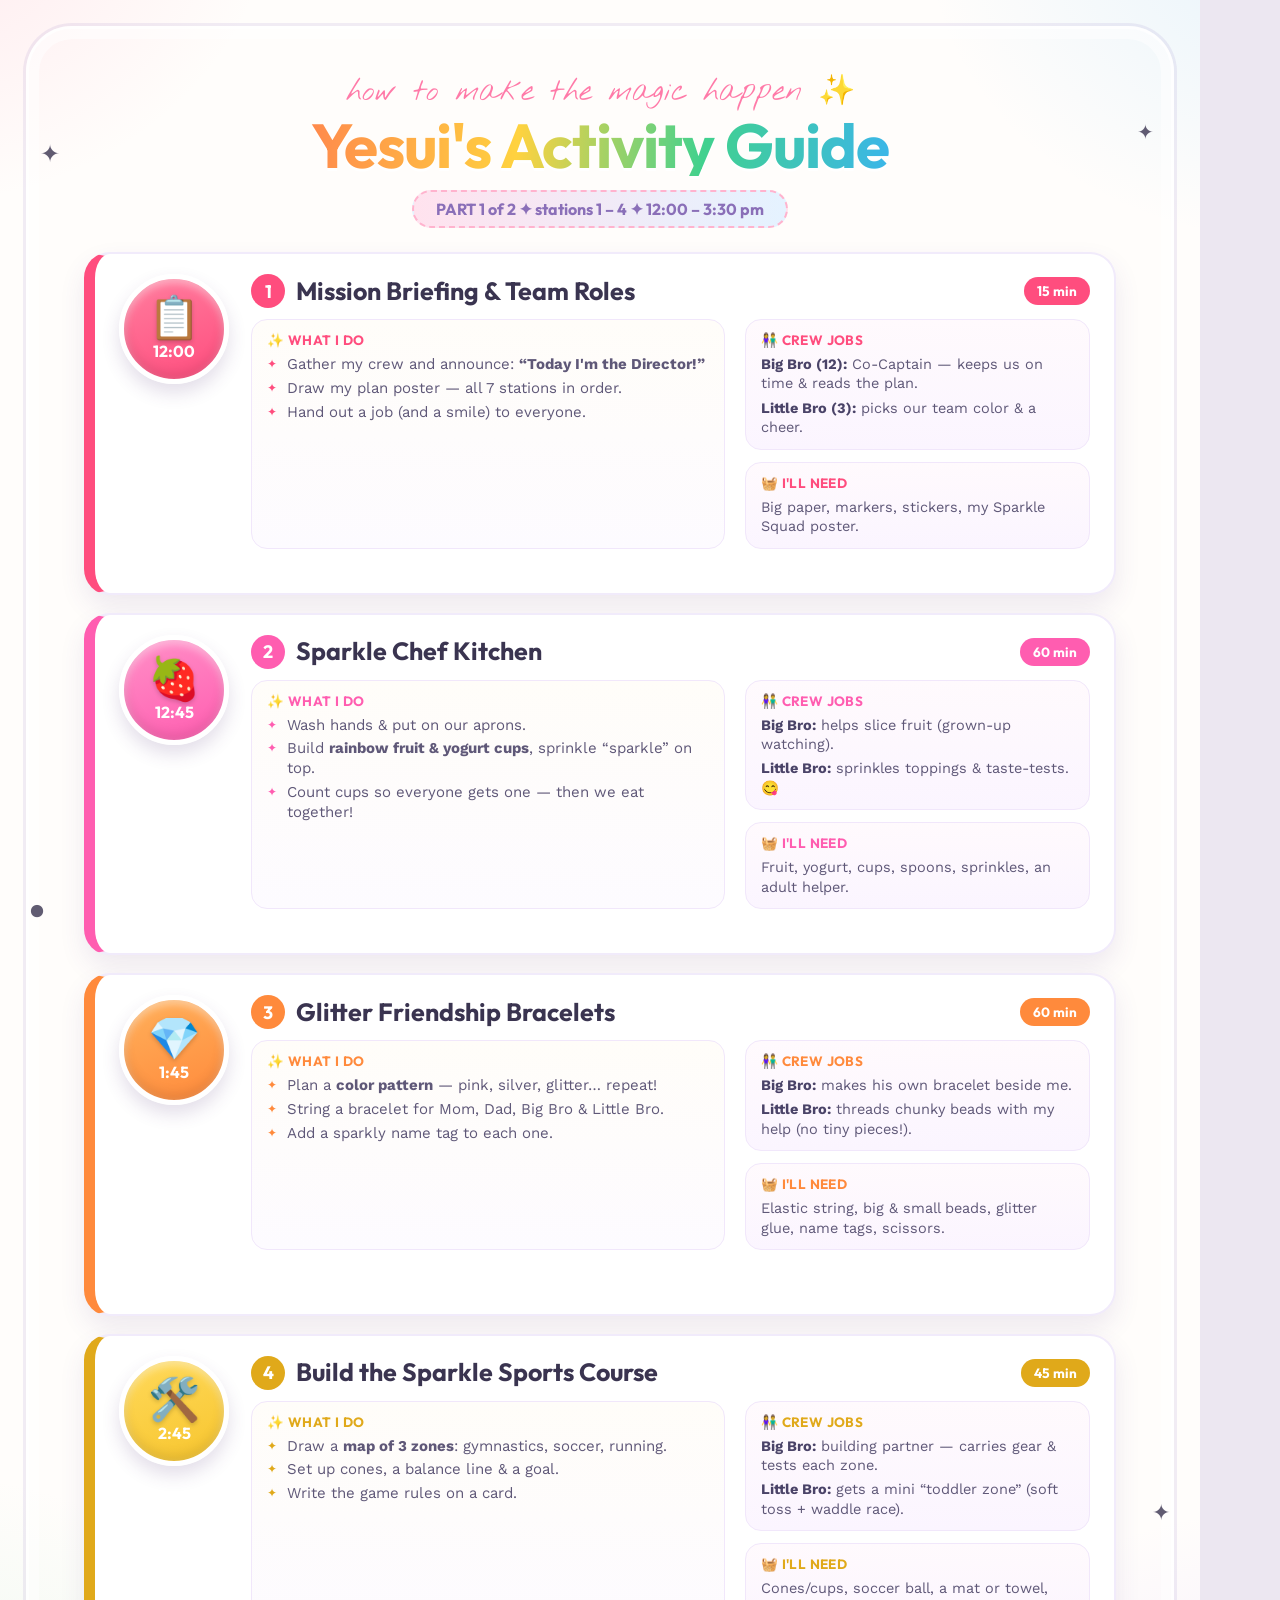
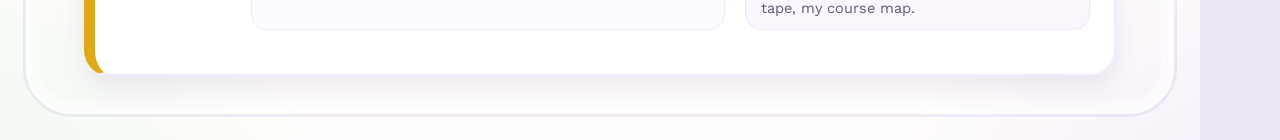
<file: 03-Student-Records/yesui/Sparkle Squad Poster/guide-1.html>
<!DOCTYPE html>
<html lang="en"><head><meta charset="utf-8"><link rel="stylesheet" href="guide.css"></head>
<body>
 <div class="page">
  <div class="frame"></div>
  <div class="confetti" style="left:40px; top:140px; font-size:24px;">✦</div>
  <div class="confetti" style="right:46px; top:120px; font-size:20px;">✦</div>
  <div class="confetti" style="left:30px; top:900px; font-size:18px;">●</div>
  <div class="confetti" style="right:30px; top:1500px; font-size:22px;">✦</div>

  <div class="pad">
    <div class="kicker">how to make the magic happen ✨</div>
    <div class="title">Yesui's Activity Guide</div>
    <div class="part">PART 1 of 2 ✦ stations 1 – 4 ✦ 12:00 – 3:30 pm</div>

    <div class="stack">

      <div class="gcard" style="--c:#ff4d7e; --g:linear-gradient(160deg,#ff7d9e,#ff4d7e);">
        <div class="med"><div class="emo">📋</div><div class="time">12:00</div></div>
        <div class="gbody">
          <div class="ghead"><span class="step">1</span><h2>Mission Briefing &amp; Team Roles</h2><span class="dur">15 min</span></div>
          <div class="cols">
            <div class="sec left">
              <div class="sh">✨ What I do</div>
              <ul>
                <li>Gather my crew and announce: <b>“Today I'm the Director!”</b></li>
                <li>Draw my plan poster — all 7 stations in order.</li>
                <li>Hand out a job (and a smile) to everyone.</li>
              </ul>
            </div>
            <div class="right">
              <div class="sec">
                <div class="sh">👫 Crew jobs</div>
                <p><b>Big Bro (12):</b> Co-Captain — keeps us on time &amp; reads the plan.</p>
                <p><b>Little Bro (3):</b> picks our team color &amp; a cheer.</p>
              </div>
              <div class="sec">
                <div class="sh">🧺 I'll need</div>
                <p>Big paper, markers, stickers, my Sparkle Squad poster.</p>
              </div>
            </div>
          </div>
        </div>
      </div>

      <div class="gcard" style="--c:#ff5db0; --g:linear-gradient(160deg,#ff8fc7,#ff5db0);">
        <div class="med"><div class="emo">🍓</div><div class="time">12:45</div></div>
        <div class="gbody">
          <div class="ghead"><span class="step">2</span><h2>Sparkle Chef Kitchen</h2><span class="dur">60 min</span></div>
          <div class="cols">
            <div class="sec left">
              <div class="sh">✨ What I do</div>
              <ul>
                <li>Wash hands &amp; put on our aprons.</li>
                <li>Build <b>rainbow fruit &amp; yogurt cups</b>, sprinkle “sparkle” on top.</li>
                <li>Count cups so everyone gets one — then we eat together!</li>
              </ul>
            </div>
            <div class="right">
              <div class="sec">
                <div class="sh">👫 Crew jobs</div>
                <p><b>Big Bro:</b> helps slice fruit (grown-up watching).</p>
                <p><b>Little Bro:</b> sprinkles toppings &amp; taste-tests. 😋</p>
              </div>
              <div class="sec">
                <div class="sh">🧺 I'll need</div>
                <p>Fruit, yogurt, cups, spoons, sprinkles, an adult helper.</p>
              </div>
            </div>
          </div>
        </div>
      </div>

      <div class="gcard" style="--c:#ff8a3c; --g:linear-gradient(160deg,#ffb05a,#ff8a3c);">
        <div class="med"><div class="emo">💎</div><div class="time">1:45</div></div>
        <div class="gbody">
          <div class="ghead"><span class="step">3</span><h2>Glitter Friendship Bracelets</h2><span class="dur">60 min</span></div>
          <div class="cols">
            <div class="sec left">
              <div class="sh">✨ What I do</div>
              <ul>
                <li>Plan a <b>color pattern</b> — pink, silver, glitter… repeat!</li>
                <li>String a bracelet for Mom, Dad, Big Bro &amp; Little Bro.</li>
                <li>Add a sparkly name tag to each one.</li>
              </ul>
            </div>
            <div class="right">
              <div class="sec">
                <div class="sh">👫 Crew jobs</div>
                <p><b>Big Bro:</b> makes his own bracelet beside me.</p>
                <p><b>Little Bro:</b> threads chunky beads with my help (no tiny pieces!).</p>
              </div>
              <div class="sec">
                <div class="sh">🧺 I'll need</div>
                <p>Elastic string, big &amp; small beads, glitter glue, name tags, scissors.</p>
              </div>
            </div>
          </div>
        </div>
      </div>

      <div class="gcard" style="--c:#e0a91a; --g:linear-gradient(160deg,#ffd95a,#f7c52e);">
        <div class="med"><div class="emo">🛠️</div><div class="time">2:45</div></div>
        <div class="gbody">
          <div class="ghead"><span class="step">4</span><h2>Build the Sparkle Sports Course</h2><span class="dur">45 min</span></div>
          <div class="cols">
            <div class="sec left">
              <div class="sh">✨ What I do</div>
              <ul>
                <li>Draw a <b>map of 3 zones</b>: gymnastics, soccer, running.</li>
                <li>Set up cones, a balance line &amp; a goal.</li>
                <li>Write the game rules on a card.</li>
              </ul>
            </div>
            <div class="right">
              <div class="sec">
                <div class="sh">👫 Crew jobs</div>
                <p><b>Big Bro:</b> building partner — carries gear &amp; tests each zone.</p>
                <p><b>Little Bro:</b> gets a mini “toddler zone” (soft toss + waddle race).</p>
              </div>
              <div class="sec">
                <div class="sh">🧺 I'll need</div>
                <p>Cones/cups, soccer ball, a mat or towel, tape, my course map.</p>
              </div>
            </div>
          </div>
        </div>
      </div>

    </div>
  </div>
 </div>
</body></html>
</file>
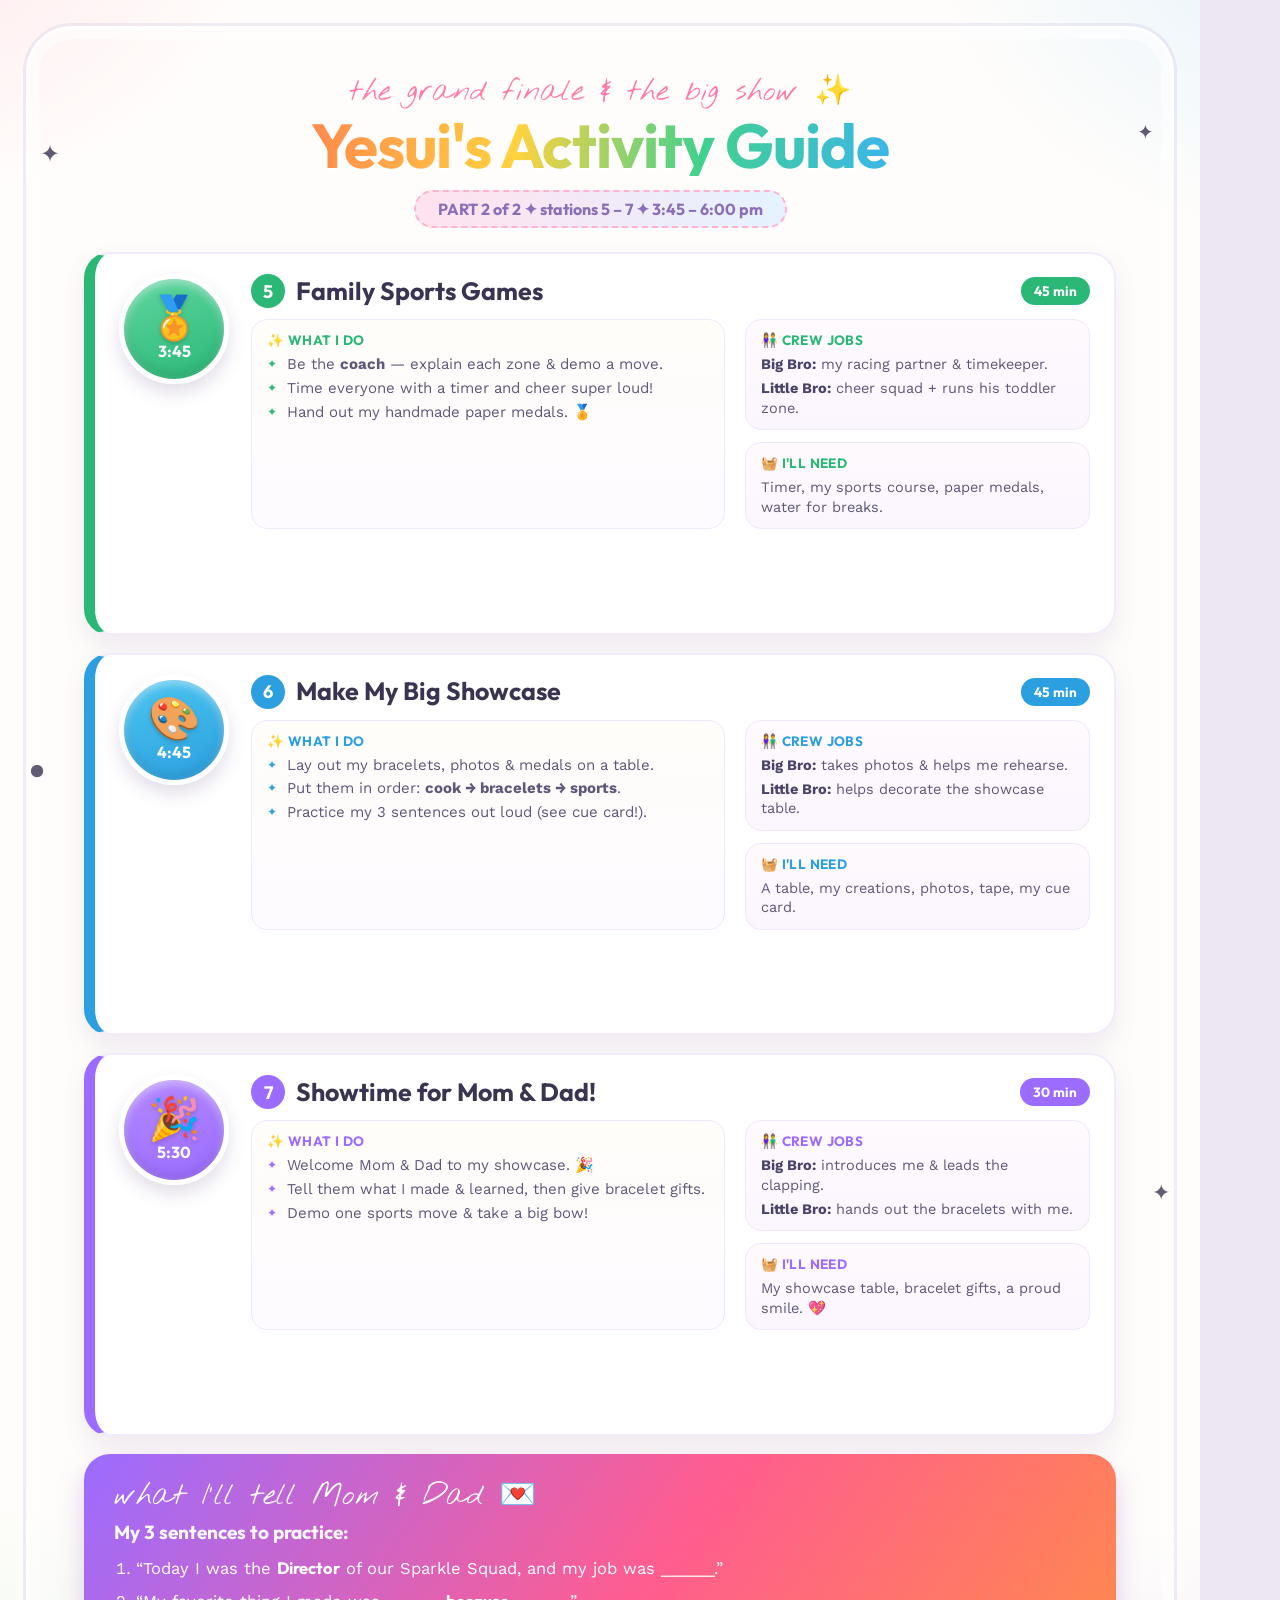
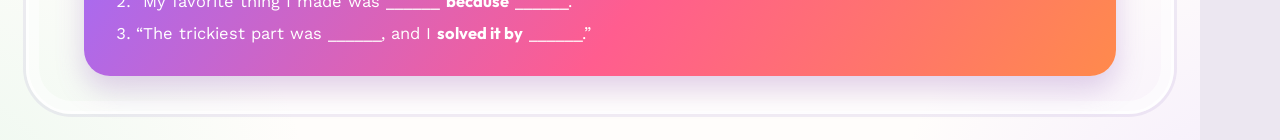
<file: 03-Student-Records/yesui/Sparkle Squad Poster/guide-2.html>
<!DOCTYPE html>
<html lang="en"><head><meta charset="utf-8"><link rel="stylesheet" href="guide.css"></head>
<body>
 <div class="page">
  <div class="frame"></div>
  <div class="confetti" style="left:40px; top:140px; font-size:24px;">✦</div>
  <div class="confetti" style="right:46px; top:120px; font-size:20px;">✦</div>
  <div class="confetti" style="left:30px; top:760px; font-size:18px;">●</div>
  <div class="confetti" style="right:30px; top:1180px; font-size:22px;">✦</div>

  <div class="pad">
    <div class="kicker">the grand finale &amp; the big show ✨</div>
    <div class="title">Yesui's Activity Guide</div>
    <div class="part">PART 2 of 2 ✦ stations 5 – 7 ✦ 3:45 – 6:00 pm</div>

    <div class="stack">

      <div class="gcard" style="--c:#2bb877; --g:linear-gradient(160deg,#5fd6a0,#2bb877);">
        <div class="med"><div class="emo">🏅</div><div class="time">3:45</div></div>
        <div class="gbody">
          <div class="ghead"><span class="step">5</span><h2>Family Sports Games</h2><span class="dur">45 min</span></div>
          <div class="cols">
            <div class="sec left">
              <div class="sh">✨ What I do</div>
              <ul>
                <li>Be the <b>coach</b> — explain each zone &amp; demo a move.</li>
                <li>Time everyone with a timer and cheer super loud!</li>
                <li>Hand out my handmade paper medals. 🏅</li>
              </ul>
            </div>
            <div class="right">
              <div class="sec">
                <div class="sh">👫 Crew jobs</div>
                <p><b>Big Bro:</b> my racing partner &amp; timekeeper.</p>
                <p><b>Little Bro:</b> cheer squad + runs his toddler zone.</p>
              </div>
              <div class="sec">
                <div class="sh">🧺 I'll need</div>
                <p>Timer, my sports course, paper medals, water for breaks.</p>
              </div>
            </div>
          </div>
        </div>
      </div>

      <div class="gcard" style="--c:#2b9fe0; --g:linear-gradient(160deg,#4cc5ef,#2b9fe0);">
        <div class="med"><div class="emo">🎨</div><div class="time">4:45</div></div>
        <div class="gbody">
          <div class="ghead"><span class="step">6</span><h2>Make My Big Showcase</h2><span class="dur">45 min</span></div>
          <div class="cols">
            <div class="sec left">
              <div class="sh">✨ What I do</div>
              <ul>
                <li>Lay out my bracelets, photos &amp; medals on a table.</li>
                <li>Put them in order: <b>cook → bracelets → sports</b>.</li>
                <li>Practice my 3 sentences out loud (see cue card!).</li>
              </ul>
            </div>
            <div class="right">
              <div class="sec">
                <div class="sh">👫 Crew jobs</div>
                <p><b>Big Bro:</b> takes photos &amp; helps me rehearse.</p>
                <p><b>Little Bro:</b> helps decorate the showcase table.</p>
              </div>
              <div class="sec">
                <div class="sh">🧺 I'll need</div>
                <p>A table, my creations, photos, tape, my cue card.</p>
              </div>
            </div>
          </div>
        </div>
      </div>

      <div class="gcard" style="--c:#9b6cff; --g:linear-gradient(160deg,#b388ff,#9b6cff);">
        <div class="med"><div class="emo">🎉</div><div class="time">5:30</div></div>
        <div class="gbody">
          <div class="ghead"><span class="step">7</span><h2>Showtime for Mom &amp; Dad!</h2><span class="dur">30 min</span></div>
          <div class="cols">
            <div class="sec left">
              <div class="sh">✨ What I do</div>
              <ul>
                <li>Welcome Mom &amp; Dad to my showcase. 🎉</li>
                <li>Tell them what I made &amp; learned, then give bracelet gifts.</li>
                <li>Demo one sports move &amp; take a big bow!</li>
              </ul>
            </div>
            <div class="right">
              <div class="sec">
                <div class="sh">👫 Crew jobs</div>
                <p><b>Big Bro:</b> introduces me &amp; leads the clapping.</p>
                <p><b>Little Bro:</b> hands out the bracelets with me.</p>
              </div>
              <div class="sec">
                <div class="sh">🧺 I'll need</div>
                <p>My showcase table, bracelet gifts, a proud smile. 💖</p>
              </div>
            </div>
          </div>
        </div>
      </div>

    </div>

    <div class="cue">
      <div class="ct">what I'll tell Mom &amp; Dad 💌</div>
      <div class="cs">My 3 sentences to practice:</div>
      <ol>
        <li>“Today I was the <b>Director</b> of our Sparkle Squad, and my job was ______.”</li>
        <li>“My favorite thing I made was ______ <b>because</b> ______.”</li>
        <li>“The trickiest part was ______, and I <b>solved it by</b> ______.”</li>
      </ol>
    </div>

  </div>
 </div>
</body></html>
</file>
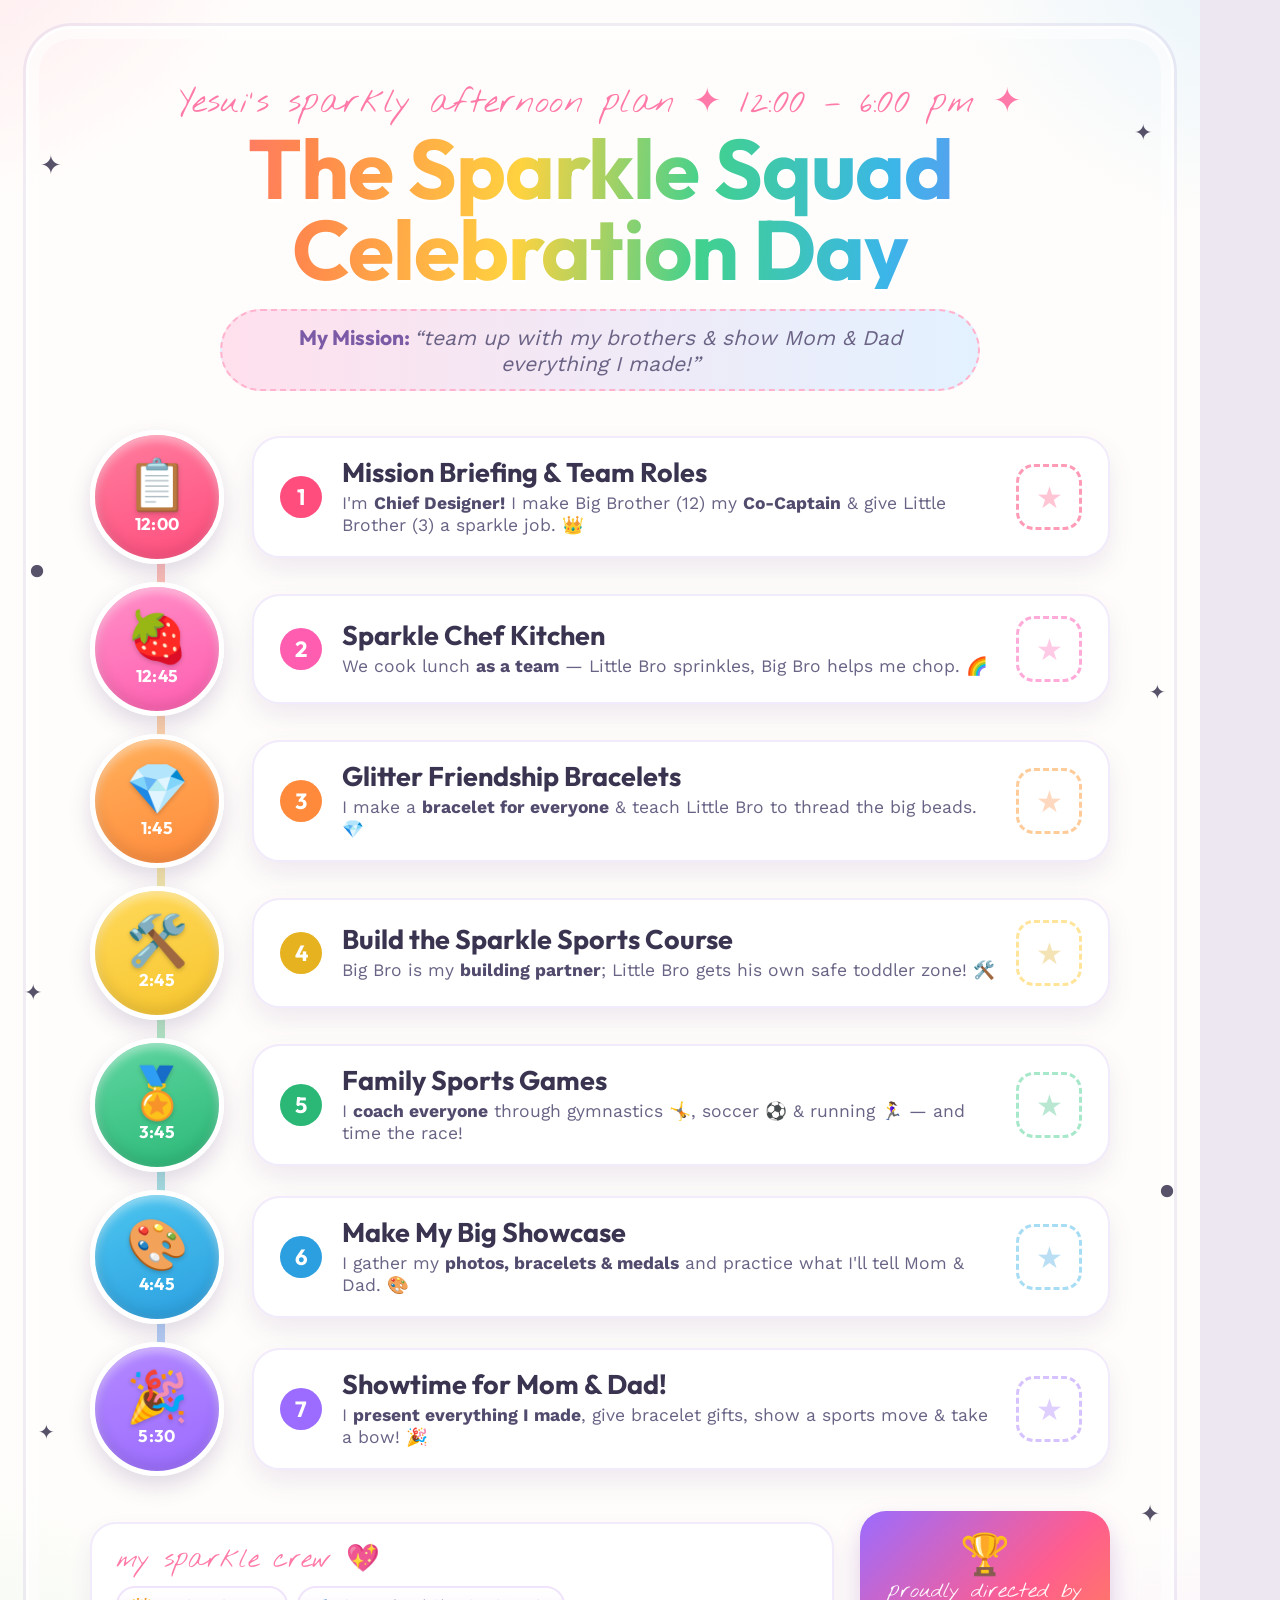
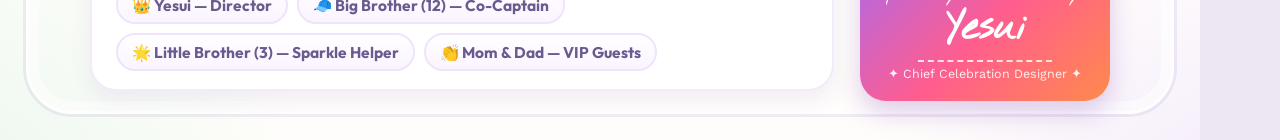
<file: 03-Student-Records/yesui/Sparkle Squad Poster/poster.html>
<!DOCTYPE html>
<html lang="en">
<head>
<meta charset="utf-8">
<style>
  @font-face { font-family:'Outfit'; src:url('fonts/Outfit-Bold.ttf'); font-weight:700; }
  @font-face { font-family:'Outfit'; src:url('fonts/Outfit-Regular.ttf'); font-weight:400; }
  @font-face { font-family:'Work'; src:url('fonts/WorkSans-Regular.ttf'); font-weight:400; }
  @font-face { font-family:'Work'; src:url('fonts/WorkSans-Bold.ttf'); font-weight:700; }
  @font-face { font-family:'Smooch'; src:url('fonts/SmoochSans-Medium.ttf'); }
  @font-face { font-family:'Hand'; src:url('fonts/NothingYouCouldDo-Regular.ttf'); }

  * { margin:0; padding:0; box-sizing:border-box; }
  body { background:#ece7f1; }
  .poster {
    position:relative; overflow:hidden;
    width:1200px; height:1740px;
    background:
      radial-gradient(620px 520px at -8% -6%, rgba(255,138,170,.20), transparent 60%),
      radial-gradient(620px 520px at 108% -4%, rgba(120,200,255,.20), transparent 60%),
      radial-gradient(640px 560px at -6% 104%, rgba(150,225,180,.20), transparent 60%),
      radial-gradient(640px 560px at 106% 106%, rgba(190,150,255,.20), transparent 60%),
      #fffdfb;
    font-family:'Work',sans-serif; color:#3a3450;
  }
  .frame {
    position:absolute; inset:26px; border-radius:46px;
    border:3px solid rgba(255,255,255,.9);
    box-shadow:0 0 0 3px rgba(120,90,180,.10), inset 0 0 0 10px rgba(255,255,255,.55);
  }
  .pad { position:absolute; inset:26px; padding:54px 64px 40px; display:flex; flex-direction:column; }

  /* confetti */
  .confetti { position:absolute; opacity:.85; }

  /* ---------- HEADER ---------- */
  .kicker {
    font-family:'Hand',cursive; font-size:34px; color:#ff7aa8;
    text-align:center; letter-spacing:.5px; margin-bottom:2px;
  }
  .title {
    font-family:'Outfit',sans-serif; font-weight:700; text-align:center;
    font-size:84px; line-height:.96; letter-spacing:-1px;
    background:linear-gradient(95deg,#ff5d8f 0%,#ff8a4c 22%,#ffd23f 42%,#41d18e 60%,#3bb6e8 78%,#9b6cff 100%);
    -webkit-background-clip:text; background-clip:text; color:transparent;
    filter:drop-shadow(0 3px 0 rgba(255,255,255,.9));
  }
  .title .l2 { font-size:84px; }
  .ribbon {
    margin:20px auto 0; max-width:760px; text-align:center;
    background:linear-gradient(90deg,rgba(255,221,235,.9),rgba(224,240,255,.9));
    border:2px dashed #ffb3ce; border-radius:999px; padding:13px 30px;
    font-family:'Outfit',sans-serif; font-weight:700; font-size:21px; color:#7b5aa6;
  }
  .ribbon .q { font-family:'Work'; font-weight:400; font-style:italic; color:#6a6385; }

  /* ---------- TIMELINE ---------- */
  .timeline { position:relative; margin-top:30px; flex:1; }
  .rail {
    position:absolute; left:67px; top:30px; bottom:18px; width:8px; border-radius:8px;
    background:linear-gradient(#ff5d8f,#ff8a4c,#ffd23f,#41d18e,#3bb6e8,#9b6cff);
    opacity:.45;
  }
  .row { position:relative; display:flex; align-items:center; height:152px; }
  .medallion {
    position:relative; z-index:2; flex:0 0 134px; width:134px; height:134px; border-radius:50%;
    display:flex; flex-direction:column; align-items:center; justify-content:center;
    color:#fff; box-shadow:0 10px 22px rgba(80,50,120,.18), inset 0 -7px 14px rgba(0,0,0,.10), inset 0 5px 10px rgba(255,255,255,.45);
    border:5px solid #fff;
  }
  .medallion .emo { font-size:50px; line-height:1; filter:drop-shadow(0 2px 2px rgba(0,0,0,.18)); }
  .medallion .time { font-family:'Outfit'; font-weight:700; font-size:17px; margin-top:3px; letter-spacing:.3px; }
  .card {
    flex:1; margin-left:28px; background:#fff; border-radius:28px; padding:20px 26px;
    box-shadow:0 12px 26px rgba(90,60,140,.10); border:2px solid #f1ebfb;
    display:flex; align-items:center; gap:20px;
  }
  .card .num {
    font-family:'Outfit'; font-weight:700; font-size:22px; width:42px; height:42px; flex:0 0 42px;
    border-radius:50%; display:flex; align-items:center; justify-content:center; color:#fff;
  }
  .card .body { flex:1; }
  .card h2 { font-family:'Outfit'; font-weight:700; font-size:27px; line-height:1.05; margin-bottom:5px; }
  .card p  { font-family:'Work'; font-weight:400; font-size:17.5px; color:#6a6385; line-height:1.28; }
  .card p b { font-weight:700; color:#534b6e; }
  .check {
    flex:0 0 66px; width:66px; height:66px; border-radius:18px; border:3px dashed;
    display:flex; align-items:center; justify-content:center; font-size:30px;
    background:rgba(255,255,255,.6);
  }
  .check .star { opacity:.32; }

  /* ---------- FOOTER ---------- */
  .footer { margin-top:26px; display:flex; align-items:center; gap:26px; }
  .loves { flex:1; background:#fff; border-radius:26px; padding:18px 24px; border:2px solid #f1ebfb;
           box-shadow:0 10px 22px rgba(90,60,140,.08); }
  .loves .lbl { font-family:'Hand',cursive; font-size:27px; color:#ff7aa8; margin-bottom:8px; }
  .loves .chips { display:flex; flex-wrap:wrap; gap:9px; }
  .chip { font-family:'Outfit'; font-weight:700; font-size:15.5px; color:#6a5a8e;
          background:linear-gradient(180deg,#fff,#fbf4ff); border:2px solid #efe4fb;
          border-radius:999px; padding:7px 14px; }
  .badge {
    flex:0 0 250px; text-align:center; color:#fff; border-radius:26px; padding:20px 14px;
    background:linear-gradient(135deg,#9b6cff,#ff5d8f 55%,#ff8a4c);
    box-shadow:0 12px 26px rgba(140,80,180,.28); position:relative;
  }
  .badge .seal { font-size:40px; }
  .badge .t1 { font-family:'Hand',cursive; font-size:22px; opacity:.95; margin-top:-2px; }
  .badge .t2 { font-family:'Outfit'; font-weight:700; font-size:23px; line-height:1.02; margin-top:4px; }
  .badge .line { margin:10px auto 4px; width:60%; border-bottom:2px dashed rgba(255,255,255,.8); }
  .badge .t3 { font-family:'Work'; font-size:12.5px; opacity:.9; }
</style>
</head>
<body>
 <div class="poster">
  <div class="frame"></div>

  <!-- sparse confetti, edges only -->
  <div class="confetti" style="left:40px;  top:150px; font-size:26px;">✦</div>
  <div class="confetti" style="right:48px; top:120px; font-size:22px;">✦</div>
  <div class="confetti" style="left:30px;  top:560px; font-size:18px;">●</div>
  <div class="confetti" style="right:34px; top:680px; font-size:20px;">✦</div>
  <div class="confetti" style="left:24px;  top:980px; font-size:22px;">✦</div>
  <div class="confetti" style="right:26px; top:1180px;font-size:18px;">●</div>
  <div class="confetti" style="left:38px;  top:1420px;font-size:20px;">✦</div>
  <div class="confetti" style="right:40px; top:1500px;font-size:24px;">✦</div>

  <div class="pad">
    <div class="kicker">Yesui's sparkly afternoon plan ✦ 12:00 – 6:00 pm ✦</div>
    <div class="title">The Sparkle Squad<br><span class="l2">Celebration Day</span></div>
    <div class="ribbon">My Mission: <span class="q">“team up with my brothers &amp; show Mom &amp; Dad everything I made!”</span></div>

    <div class="timeline">
      <div class="rail"></div>

      <div class="row">
        <div class="medallion" style="background:linear-gradient(160deg,#ff7d9e,#ff4d7e);">
          <div class="emo">📋</div><div class="time">12:00</div>
        </div>
        <div class="card">
          <div class="num" style="background:#ff4d7e;">1</div>
          <div class="body"><h2>Mission Briefing &amp; Team Roles</h2>
          <p>I'm <b>Chief Designer!</b> I make Big Brother (12) my <b>Co-Captain</b> &amp; give Little Brother (3) a sparkle job. 👑</p></div>
          <div class="check" style="border-color:#ff9bb6; color:#ff4d7e;"><span class="star">★</span></div>
        </div>
      </div>

      <div class="row">
        <div class="medallion" style="background:linear-gradient(160deg,#ff8fc7,#ff5db0);">
          <div class="emo">🍓</div><div class="time">12:45</div>
        </div>
        <div class="card">
          <div class="num" style="background:#ff5db0;">2</div>
          <div class="body"><h2>Sparkle Chef Kitchen</h2>
          <p>We cook lunch <b>as a team</b> — Little Bro sprinkles, Big Bro helps me chop. 🌈</p></div>
          <div class="check" style="border-color:#ffaad8; color:#ff5db0;"><span class="star">★</span></div>
        </div>
      </div>

      <div class="row">
        <div class="medallion" style="background:linear-gradient(160deg,#ffb05a,#ff8a3c);">
          <div class="emo">💎</div><div class="time">1:45</div>
        </div>
        <div class="card">
          <div class="num" style="background:#ff8a3c;">3</div>
          <div class="body"><h2>Glitter Friendship Bracelets</h2>
          <p>I make a <b>bracelet for everyone</b> &amp; teach Little Bro to thread the big beads. 💎</p></div>
          <div class="check" style="border-color:#ffcb99; color:#ff8a3c;"><span class="star">★</span></div>
        </div>
      </div>

      <div class="row">
        <div class="medallion" style="background:linear-gradient(160deg,#ffd95a,#f7c52e);">
          <div class="emo">🛠️</div><div class="time">2:45</div>
        </div>
        <div class="card">
          <div class="num" style="background:#e6b21f;">4</div>
          <div class="body"><h2>Build the Sparkle Sports Course</h2>
          <p>Big Bro is my <b>building partner</b>; Little Bro gets his own safe toddler zone! 🛠️</p></div>
          <div class="check" style="border-color:#ffe49a; color:#e0a91a;"><span class="star">★</span></div>
        </div>
      </div>

      <div class="row">
        <div class="medallion" style="background:linear-gradient(160deg,#5fd6a0,#2bb877);">
          <div class="emo">🏅</div><div class="time">3:45</div>
        </div>
        <div class="card">
          <div class="num" style="background:#2bb877;">5</div>
          <div class="body"><h2>Family Sports Games</h2>
          <p>I <b>coach everyone</b> through gymnastics 🤸, soccer ⚽ &amp; running 🏃‍♀️ — and time the race!</p></div>
          <div class="check" style="border-color:#a6e8c9; color:#2bb877;"><span class="star">★</span></div>
        </div>
      </div>

      <div class="row">
        <div class="medallion" style="background:linear-gradient(160deg,#4cc5ef,#2b9fe0);">
          <div class="emo">🎨</div><div class="time">4:45</div>
        </div>
        <div class="card">
          <div class="num" style="background:#2b9fe0;">6</div>
          <div class="body"><h2>Make My Big Showcase</h2>
          <p>I gather my <b>photos, bracelets &amp; medals</b> and practice what I'll tell Mom &amp; Dad. 🎨</p></div>
          <div class="check" style="border-color:#a6dcf4; color:#2b9fe0;"><span class="star">★</span></div>
        </div>
      </div>

      <div class="row">
        <div class="medallion" style="background:linear-gradient(160deg,#b388ff,#9b6cff);">
          <div class="emo">🎉</div><div class="time">5:30</div>
        </div>
        <div class="card">
          <div class="num" style="background:#9b6cff;">7</div>
          <div class="body"><h2>Showtime for Mom &amp; Dad!</h2>
          <p>I <b>present everything I made</b>, give bracelet gifts, show a sports move &amp; take a bow! 🎉</p></div>
          <div class="check" style="border-color:#d6c2ff; color:#9b6cff;"><span class="star">★</span></div>
        </div>
      </div>
    </div>

    <div class="footer">
      <div class="loves">
        <div class="lbl">my sparkle crew 💖</div>
        <div class="chips">
          <span class="chip">👑 Yesui — Director</span>
          <span class="chip">🧢 Big Brother (12) — Co-Captain</span>
          <span class="chip">🌟 Little Brother (3) — Sparkle Helper</span>
          <span class="chip">👏 Mom &amp; Dad — VIP Guests</span>
        </div>
      </div>
      <div class="badge">
        <div class="seal">🏆</div>
        <div class="t1">proudly directed by</div>
        <div class="t2" style="font-family:'Hand',cursive; font-size:40px; line-height:1.05; margin-top:2px;">Yesui</div>
        <div class="line"></div>
        <div class="t3">✦ Chief Celebration Designer ✦</div>
      </div>
    </div>
  </div>
 </div>
</body>
</html>
</file>
<file: 03-Student-Records/yesui/Sparkle Squad Poster/guide.css>
@font-face { font-family:'Outfit'; src:url('fonts/Outfit-Bold.ttf'); font-weight:700; }
@font-face { font-family:'Outfit'; src:url('fonts/Outfit-Regular.ttf'); font-weight:400; }
@font-face { font-family:'Work'; src:url('fonts/WorkSans-Regular.ttf'); font-weight:400; }
@font-face { font-family:'Work'; src:url('fonts/WorkSans-Bold.ttf'); font-weight:700; }
@font-face { font-family:'Hand'; src:url('fonts/NothingYouCouldDo-Regular.ttf'); }

* { margin:0; padding:0; box-sizing:border-box; }
body { background:#ece7f1; }
.page {
  position:relative; overflow:hidden; width:1200px; height:1740px;
  background:
    radial-gradient(620px 520px at -8% -6%, rgba(255,138,170,.18), transparent 60%),
    radial-gradient(620px 520px at 108% -4%, rgba(120,200,255,.18), transparent 60%),
    radial-gradient(640px 560px at -6% 104%, rgba(150,225,180,.18), transparent 60%),
    radial-gradient(640px 560px at 106% 106%, rgba(190,150,255,.18), transparent 60%),
    #fffdfb;
  font-family:'Work',sans-serif; color:#3a3450;
}
.frame {
  position:absolute; inset:26px; border-radius:46px;
  border:3px solid rgba(255,255,255,.9);
  box-shadow:0 0 0 3px rgba(120,90,180,.10), inset 0 0 0 10px rgba(255,255,255,.55);
}
.pad { position:absolute; inset:26px; padding:46px 58px 38px; display:flex; flex-direction:column; }

.confetti { position:absolute; opacity:.8; }

.kicker { font-family:'Hand',cursive; font-size:30px; color:#ff7aa8; text-align:center; }
.title {
  font-family:'Outfit',sans-serif; font-weight:700; text-align:center;
  font-size:62px; line-height:1; letter-spacing:-1px; margin-top:2px;
  background:linear-gradient(95deg,#ff5d8f 0%,#ff8a4c 22%,#ffd23f 42%,#41d18e 60%,#3bb6e8 78%,#9b6cff 100%);
  -webkit-background-clip:text; background-clip:text; color:transparent;
  filter:drop-shadow(0 3px 0 rgba(255,255,255,.9));
}
.part {
  margin:14px auto 0; font-family:'Outfit'; font-weight:700; font-size:16px; color:#8a6fb8;
  background:linear-gradient(90deg,rgba(255,221,235,.85),rgba(224,240,255,.85));
  border:2px dashed #ffb3ce; border-radius:999px; padding:7px 22px;
}
.stack { margin-top:24px; display:flex; flex-direction:column; flex:1; }

.gcard {
  display:flex; gap:22px; align-items:flex-start; background:#fff; border-radius:26px;
  padding:20px 24px; margin-bottom:18px; flex:1;
  box-shadow:0 12px 26px rgba(90,60,140,.10); border:2px solid #f1ebfb;
  border-left:11px solid var(--c);
}
.gcard:last-child { margin-bottom:0; }
.med {
  flex:0 0 110px; width:110px; height:110px; border-radius:50%; background:var(--g);
  display:flex; flex-direction:column; align-items:center; justify-content:center; color:#fff;
  border:5px solid #fff; box-shadow:0 9px 18px rgba(80,50,120,.16), inset 0 -6px 12px rgba(0,0,0,.10), inset 0 4px 8px rgba(255,255,255,.45);
}
.med .emo { font-size:42px; line-height:1; filter:drop-shadow(0 2px 2px rgba(0,0,0,.18)); }
.med .time { font-family:'Outfit'; font-weight:700; font-size:16px; margin-top:2px; }

.gbody { flex:1; }
.ghead { display:flex; align-items:center; gap:11px; margin-bottom:11px; }
.step {
  font-family:'Outfit'; font-weight:700; font-size:18px; color:#fff; background:var(--c);
  width:34px; height:34px; border-radius:50%; display:flex; align-items:center; justify-content:center; flex:0 0 34px;
}
.ghead h2 { font-family:'Outfit'; font-weight:700; font-size:25px; flex:1; line-height:1; }
.dur { font-family:'Outfit'; font-weight:700; font-size:13.5px; color:#fff; background:var(--c); border-radius:999px; padding:5px 13px; }

.cols { display:flex; gap:20px; align-items:stretch; }
.cols .left { flex:1.28; }
.cols .right { flex:1; display:flex; flex-direction:column; gap:12px; }
.sec { background:linear-gradient(180deg,#fffafd,#fbf5ff); border:1.5px solid #f1e7fb; border-radius:16px; padding:11px 15px; }
.sec.left { background:linear-gradient(180deg,#fffdf9,#fdfbff); }
.sh { font-family:'Outfit'; font-weight:700; font-size:13.5px; color:var(--c); letter-spacing:.4px; text-transform:uppercase; margin-bottom:6px; }
.sec ul { list-style:none; }
.sec li { font-family:'Work'; font-size:15px; color:#5f5878; line-height:1.32; margin-bottom:4px; padding-left:20px; position:relative; }
.sec li:last-child { margin-bottom:0; }
.sec li:before { content:'✦'; position:absolute; left:0; color:var(--c); font-size:12px; top:2px; }
.sec p { font-family:'Work'; font-size:14.5px; color:#5f5878; line-height:1.34; margin-bottom:5px; }
.sec p:last-child { margin-bottom:0; }
.sec p b { color:#4a4368; font-weight:700; }

/* cue card */
.cue {
  margin-top:18px; border-radius:26px; padding:22px 30px; color:#fff;
  background:linear-gradient(125deg,#9b6cff,#ff5d8f 55%,#ff8a4c);
  box-shadow:0 14px 28px rgba(140,80,180,.26);
}
.cue .ct { font-family:'Hand',cursive; font-size:30px; margin-bottom:4px; }
.cue .cs { font-family:'Outfit'; font-weight:700; font-size:19px; margin-bottom:12px; opacity:.95; }
.cue ol { margin-left:22px; }
.cue li { font-family:'Work'; font-size:16.5px; line-height:1.5; margin-bottom:7px; }
.cue li b { font-family:'Outfit'; font-weight:700; }
</file>
